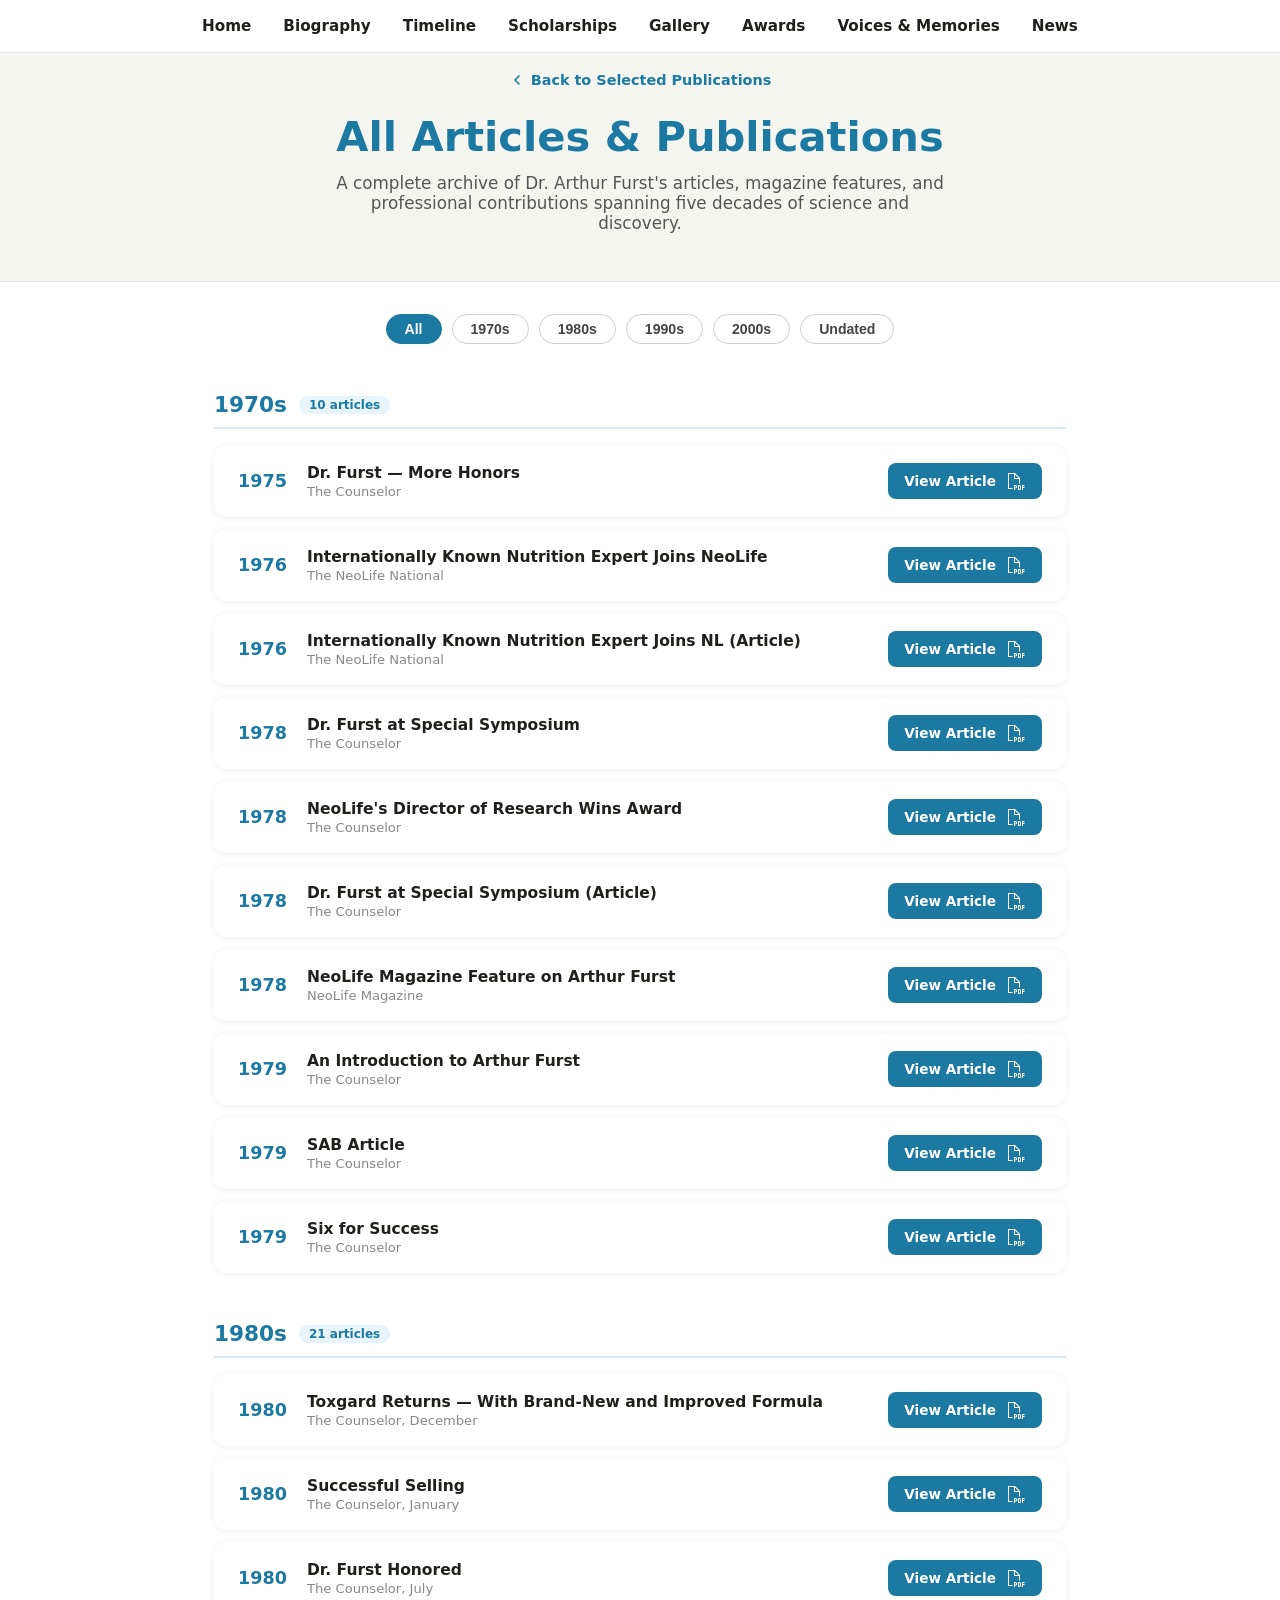
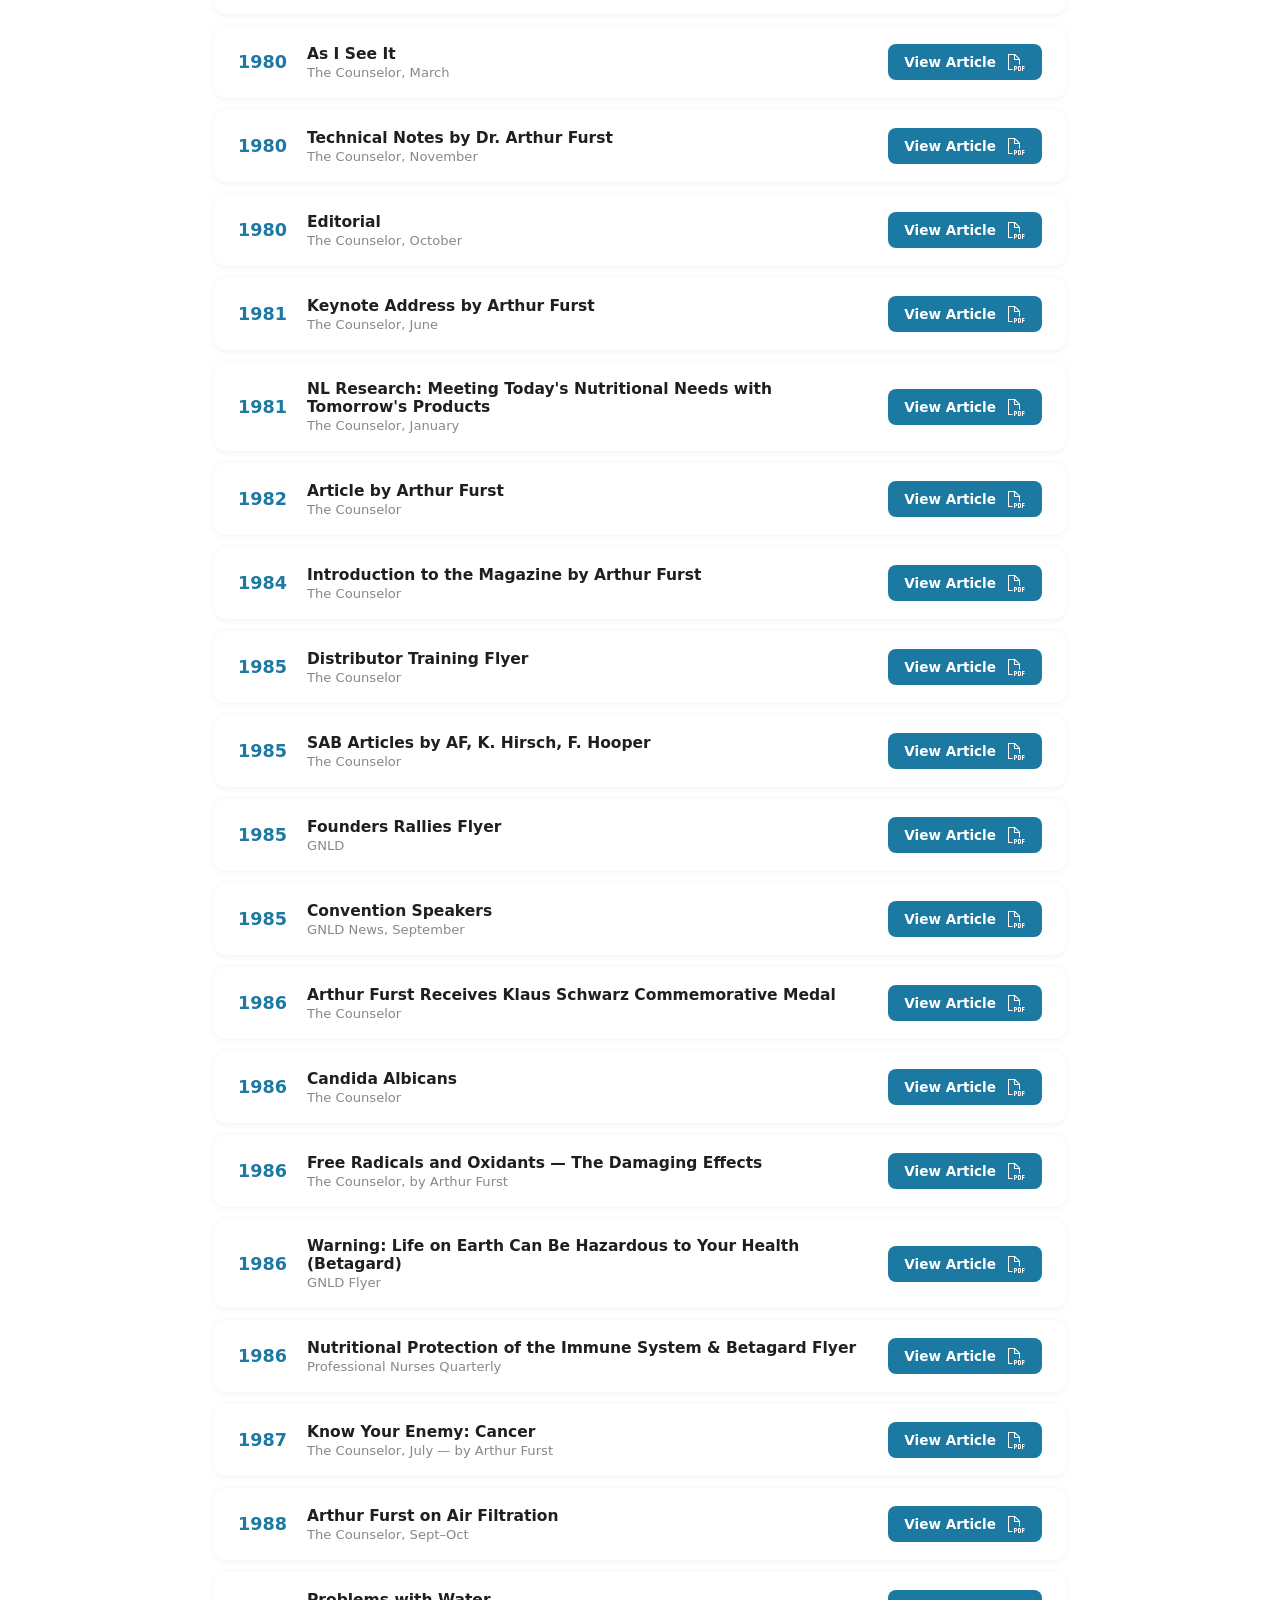
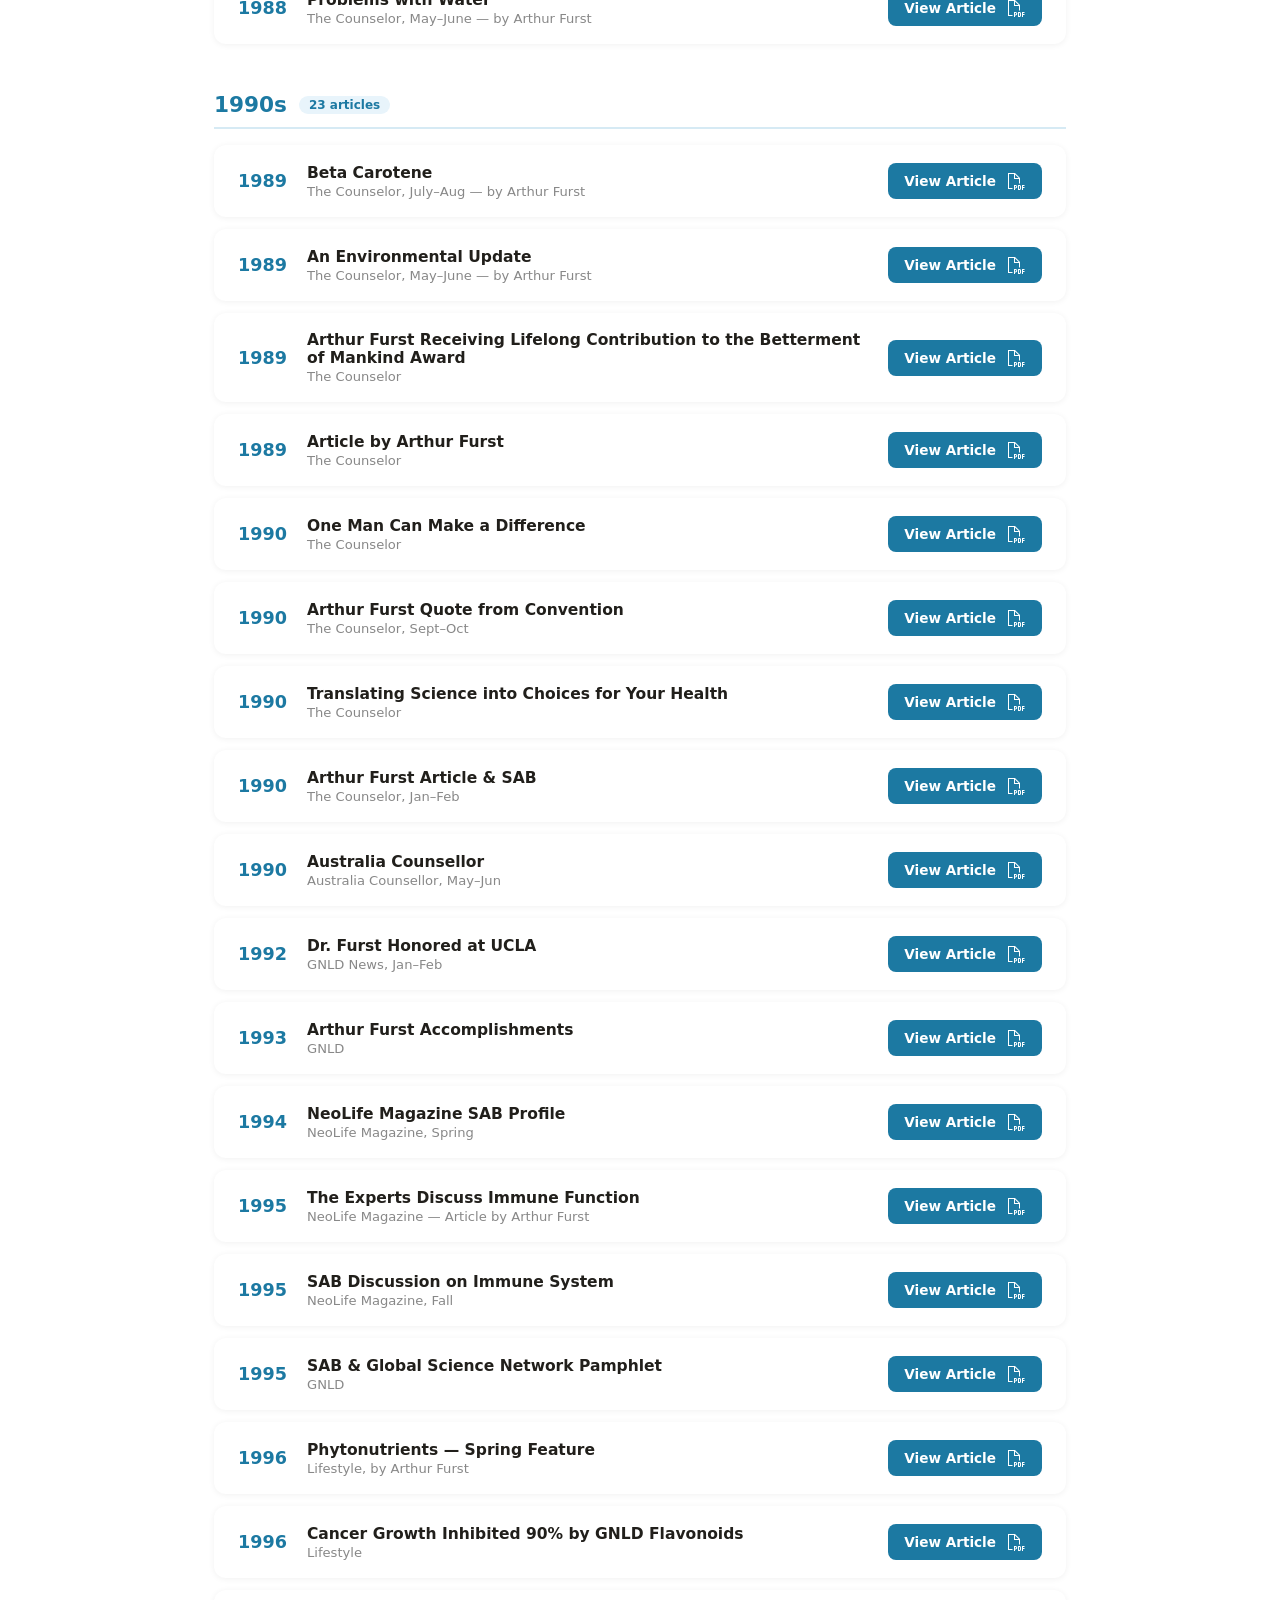
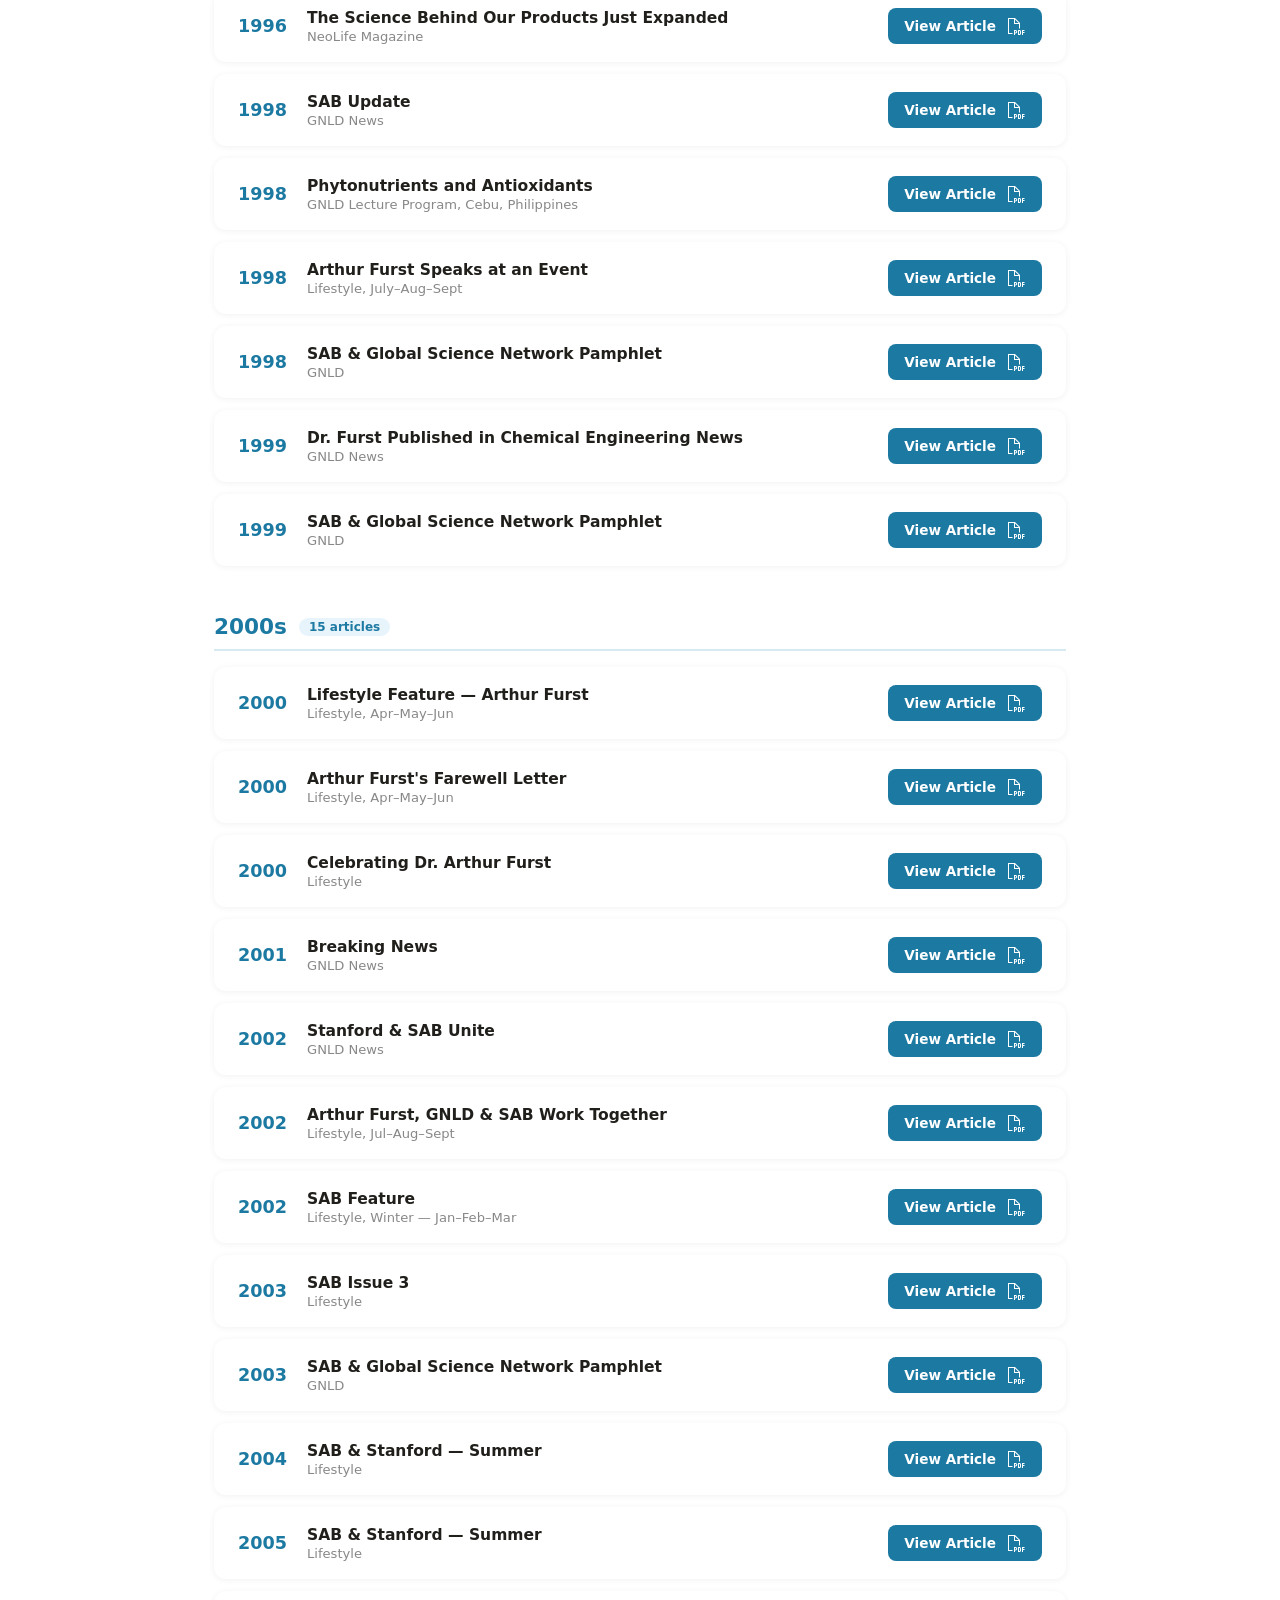
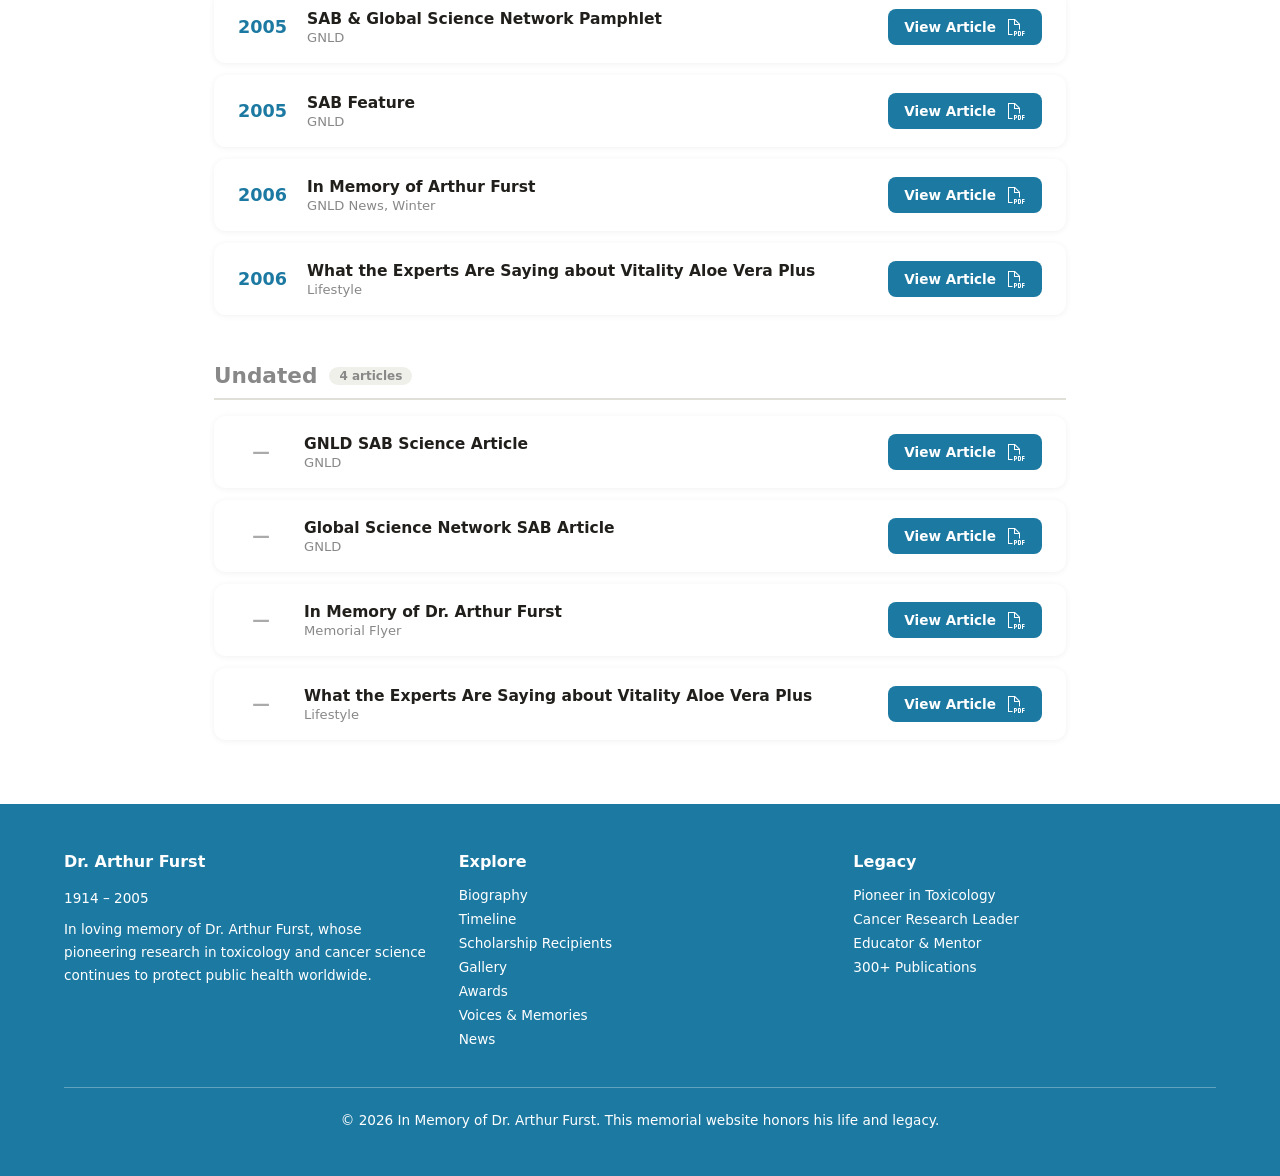
<file: articles.html>
<!DOCTYPE html>
<html lang="en">
<head>
    <meta charset="UTF-8" />
    <meta name="viewport" content="width=device-width, initial-scale=1.0" />
    <title>All Articles &mdash; Dr. Arthur Furst</title>
    <meta name="robots" content="noindex, nofollow">
    <link rel="stylesheet" href="css/styles.css">
    <style>
        /* ── Page-specific overrides ── */
        .articles-hero {
            background: #f5f5f0;
            padding: 72px 24px 48px;
            text-align: center;
            border-bottom: 1px solid #e5e5e0;
        }
        .articles-hero h1 { color: #1c79a2; margin-bottom: 12px; font-size: clamp(1.8rem, 4vw, 2.6rem); }
        .articles-hero p  { color: #555; max-width: 620px; margin: 0 auto; font-size: 1.05rem; }
        .back-link {
            display: inline-flex; align-items: center; gap: 6px;
            color: #1c79a2; font-size: 0.9rem; font-weight: 600;
            text-decoration: none; margin-bottom: 24px;
            transition: opacity .2s;
        }
        .back-link:hover { opacity: .7; }

        /* ── Filter bar ── */
        .filter-bar {
            display: flex; flex-wrap: wrap; gap: 10px;
            justify-content: center; padding: 32px 24px 0;
        }
        .filter-btn {
            background: #fff; border: 1.5px solid #d0d0c8;
            border-radius: 20px; padding: 6px 18px;
            font-size: 0.88rem; font-weight: 600; cursor: pointer;
            color: #444; transition: all .2s;
        }
        .filter-btn:hover, .filter-btn.active {
            background: #1c79a2; border-color: #1c79a2; color: #fff;
        }

        /* ── Decade sections ── */
        .decade-section { padding: 0 24px; max-width: 900px; margin: 0 auto; }
        .decade-label {
            font-size: 1.35rem; font-weight: 800; color: #1c79a2;
            margin: 48px 0 16px; padding-bottom: 10px;
            border-bottom: 2px solid #d6eaf4;
            display: flex; align-items: center; gap: 12px;
        }
        .decade-label span.count {
            font-size: 0.75rem; font-weight: 600; background: #e8f4fb;
            color: #1c79a2; border-radius: 10px; padding: 2px 10px;
        }

        /* ── Article cards (match existing .pub-card) ── */
        .pub-list { display: flex; flex-direction: column; gap: 12px; }
        .pub-card {
            display: flex; align-items: center; gap: 20px;
            background: #fff; border-radius: 12px;
            padding: 18px 24px; box-shadow: 0 1px 6px rgba(0,0,0,.06);
            transition: box-shadow .2s, transform .2s;
        }
        .pub-card:hover { box-shadow: 0 4px 16px rgba(28,121,162,.12); transform: translateY(-1px); }
        .pub-year {
            font-size: 1.1rem; font-weight: 800; color: #1c79a2;
            min-width: 46px; text-align: center;
        }
        .pub-info { flex: 1; }
        .pub-info h3 { font-size: 0.97rem; font-weight: 600; color: #211f1b; margin-bottom: 2px; }
        .pub-info p  { font-size: 0.82rem; color: #888; margin: 0; }
        .link-btn {
            display: inline-block; background: #1c79a2; color: #fff;
            border: none; border-radius: 8px; padding: 8px 16px;
            font-size: 0.82rem; font-weight: 600; white-space: nowrap;
            cursor: pointer; text-decoration: none; transition: background .2s;
        }
        .link-btn:hover { background: #155f82; }

        /* ── Scoped override: turn on flex so gap works for icon+text buttons ── */
        .pub-card .link-btn, .pub-list .link-btn {
            display: inline-flex;
            align-items: center;
            gap: 10px;
        }
        .btn-icon {
            width: 20px; height: 20px;
            filter: brightness(0) invert(1);
            flex-shrink: 0;
        }

        /* ── Undated section ── */
        .undated-label { color: #888; border-color: #e0e0d8; }
        .undated-label span.count { background: #f0f0ea; color: #888; }

        /* ── Footer spacing ── */
        .articles-footer-gap { padding-bottom: 64px; }

        @media (max-width: 600px) {
            .pub-card { flex-wrap: wrap; gap: 12px; }
            .pub-year  { min-width: auto; }
            .link-btn  { width: 100%; text-align: center; justify-content: center; }
        }
    </style>
</head>
<body>

<nav>
    <ul>
        <li><a href="index.html">Home</a></li>
        <li><a href="index.html#biography">Biography</a></li>
        <li><a href="index.html#timeline">Timeline</a></li>
        <li><a href="index.html#scholarships">Scholarships</a></li>
        <!-- <li><a href="index.html#publications">Publications</a></li> -->
        <li><a href="index.html#gallery">Gallery</a></li>
        <li><a href="index.html#awards">Awards</a></li>
        <li><a href="index.html#testimonials">Voices &amp; Memories</a></li>
        <li><a href="index.html#news">News</a></li>
    </ul>
</nav>

<!-- Hero -->
<div class="articles-hero">
    <a href="index.html#publications" class="back-link">
        <svg width="16" height="16" viewBox="0 0 24 24" fill="none" stroke="currentColor" stroke-width="2.5" stroke-linecap="round" stroke-linejoin="round"><polyline points="15 18 9 12 15 6"/></svg>
        Back to Selected Publications
    </a>
    <h1>All Articles &amp; Publications</h1>
    <p>A complete archive of Dr. Arthur Furst's articles, magazine features, and professional contributions spanning five decades of science and discovery.</p>
</div>

<!-- Filter bar -->
<div class="filter-bar">
    <button class="filter-btn active" data-decade="all">All</button>
    <button class="filter-btn" data-decade="1970s">1970s</button>
    <button class="filter-btn" data-decade="1980s">1980s</button>
    <button class="filter-btn" data-decade="1990s">1990s</button>
    <button class="filter-btn" data-decade="2000s">2000s</button>
    <button class="filter-btn" data-decade="undated">Undated</button>
</div>

<!-- ═══════════════════════════ 1970s ═══════════════════════════ -->
<div class="decade-section" data-decade-section="1970s">
    <div class="decade-label">1970s <span class="count">10 articles</span></div>
    <div class="pub-list">

        <div class="pub-card">
            <div class="pub-year">1975</div>
            <div class="pub-info">
                <h3>Dr. Furst — More Honors</h3>
                <p>The Counselor</p>
            </div>
            <a href="assets/articles/1975 Counselor Dr Furst- More honors.pdf" target="_blank" class="link-btn">View Article<img src="assets/images/SVG's/file-pdf-sharp-light-full.svg" alt="" class="btn-icon"></a>
        </div>

        <div class="pub-card">
            <div class="pub-year">1976</div>
            <div class="pub-info">
                <h3>Internationally Known Nutrition Expert Joins NeoLife</h3>
                <p>The NeoLife National</p>
            </div>
            <a href="assets/articles/1976 The Neo-Life National Internationally known nutrition expert joins Neo-Life.pdf" target="_blank" class="link-btn">View Article<img src="assets/images/SVG's/file-pdf-sharp-light-full.svg" alt="" class="btn-icon"></a>
        </div>

        <div class="pub-card">
            <div class="pub-year">1976</div>
            <div class="pub-info">
                <h3>Internationally Known Nutrition Expert Joins NL (Article)</h3>
                <p>The NeoLife National</p>
            </div>
            <a href="assets/articles/1976 The Neo-Life National article Internationally known nutrition expert joins NL.pdf" target="_blank" class="link-btn">View Article<img src="assets/images/SVG's/file-pdf-sharp-light-full.svg" alt="" class="btn-icon"></a>
        </div>

        <div class="pub-card">
            <div class="pub-year">1978</div>
            <div class="pub-info">
                <h3>Dr. Furst at Special Symposium</h3>
                <p>The Counselor</p>
            </div>
            <a href="assets/articles/1978 Counselor Dr. Furst at special symposium.pdf" target="_blank" class="link-btn">View Article<img src="assets/images/SVG's/file-pdf-sharp-light-full.svg" alt="" class="btn-icon"></a>
        </div>

        <div class="pub-card">
            <div class="pub-year">1978</div>
            <div class="pub-info">
                <h3>NeoLife's Director of Research Wins Award</h3>
                <p>The Counselor</p>
            </div>
            <a href="assets/articles/1978 Counselor Neo-Lifes Director of Research wins award.pdf" target="_blank" class="link-btn">View Article<img src="assets/images/SVG's/file-pdf-sharp-light-full.svg" alt="" class="btn-icon"></a>
        </div>

        <div class="pub-card">
            <div class="pub-year">1978</div>
            <div class="pub-info">
                <h3>Dr. Furst at Special Symposium (Article)</h3>
                <p>The Counselor</p>
            </div>
            <a href="assets/articles/1978 Counselor article Dr. Furst at special symposium.pdf" target="_blank" class="link-btn">View Article<img src="assets/images/SVG's/file-pdf-sharp-light-full.svg" alt="" class="btn-icon"></a>
        </div>

        <div class="pub-card">
            <div class="pub-year">1978</div>
            <div class="pub-info">
                <h3>NeoLife Magazine Feature on Arthur Furst</h3>
                <p>NeoLife Magazine</p>
            </div>
            <a href="assets/articles/1978 Neo-Life Magazine about AF.pdf" target="_blank" class="link-btn">View Article<img src="assets/images/SVG's/file-pdf-sharp-light-full.svg" alt="" class="btn-icon"></a>
        </div>

        <div class="pub-card">
            <div class="pub-year">1979</div>
            <div class="pub-info">
                <h3>An Introduction to Arthur Furst</h3>
                <p>The Counselor</p>
            </div>
            <a href="assets/articles/1979 Counselor An Introduction to AF.pdf" target="_blank" class="link-btn">View Article<img src="assets/images/SVG's/file-pdf-sharp-light-full.svg" alt="" class="btn-icon"></a>
        </div>

        <div class="pub-card">
            <div class="pub-year">1979</div>
            <div class="pub-info">
                <h3>SAB Article</h3>
                <p>The Counselor</p>
            </div>
            <a href="assets/articles/1979 Counselor SAB article.pdf" target="_blank" class="link-btn">View Article<img src="assets/images/SVG's/file-pdf-sharp-light-full.svg" alt="" class="btn-icon"></a>
        </div>

        <div class="pub-card">
            <div class="pub-year">1979</div>
            <div class="pub-info">
                <h3>Six for Success</h3>
                <p>The Counselor</p>
            </div>
            <a href="assets/articles/1979 Counselor Six for Success.pdf" target="_blank" class="link-btn">View Article<img src="assets/images/SVG's/file-pdf-sharp-light-full.svg" alt="" class="btn-icon"></a>
        </div>

    </div>
</div>

<!-- ═══════════════════════════ 1980s ═══════════════════════════ -->
<div class="decade-section" data-decade-section="1980s">
    <div class="decade-label">1980s <span class="count">21 articles</span></div>
    <div class="pub-list">

        <div class="pub-card">
            <div class="pub-year">1980</div>
            <div class="pub-info">
                <h3>Toxgard Returns — With Brand-New and Improved Formula</h3>
                <p>The Counselor, December</p>
            </div>
            <a href="assets/articles/1980 Counselor Dec Toxgard returns--with brand-new and improved formula.pdf" target="_blank" class="link-btn">View Article<img src="assets/images/SVG's/file-pdf-sharp-light-full.svg" alt="" class="btn-icon"></a>
        </div>

        <div class="pub-card">
            <div class="pub-year">1980</div>
            <div class="pub-info">
                <h3>Successful Selling</h3>
                <p>The Counselor, January</p>
            </div>
            <a href="assets/articles/1980 Counselor Jan Successful Selling.pdf" target="_blank" class="link-btn">View Article<img src="assets/images/SVG's/file-pdf-sharp-light-full.svg" alt="" class="btn-icon"></a>
        </div>

        <div class="pub-card">
            <div class="pub-year">1980</div>
            <div class="pub-info">
                <h3>Dr. Furst Honored</h3>
                <p>The Counselor, July</p>
            </div>
            <a href="assets/articles/1980 Counselor July Dr. Furst honored.pdf" target="_blank" class="link-btn">View Article<img src="assets/images/SVG's/file-pdf-sharp-light-full.svg" alt="" class="btn-icon"></a>
        </div>

        <div class="pub-card">
            <div class="pub-year">1980</div>
            <div class="pub-info">
                <h3>As I See It</h3>
                <p>The Counselor, March</p>
            </div>
            <a href="assets/articles/1980 Counselor Mar As I See It.pdf" target="_blank" class="link-btn">View Article<img src="assets/images/SVG's/file-pdf-sharp-light-full.svg" alt="" class="btn-icon"></a>
        </div>

        <div class="pub-card">
            <div class="pub-year">1980</div>
            <div class="pub-info">
                <h3>Technical Notes by Dr. Arthur Furst</h3>
                <p>The Counselor, November</p>
            </div>
            <a href="assets/articles/1980 Counselor Nov Technical Notes by Dr AF.pdf" target="_blank" class="link-btn">View Article<img src="assets/images/SVG's/file-pdf-sharp-light-full.svg" alt="" class="btn-icon"></a>
        </div>

        <div class="pub-card">
            <div class="pub-year">1980</div>
            <div class="pub-info">
                <h3>Editorial</h3>
                <p>The Counselor, October</p>
            </div>
            <a href="assets/articles/1980 Counselor Oct Editorial.pdf" target="_blank" class="link-btn">View Article<img src="assets/images/SVG's/file-pdf-sharp-light-full.svg" alt="" class="btn-icon"></a>
        </div>

        <div class="pub-card">
            <div class="pub-year">1981</div>
            <div class="pub-info">
                <h3>Keynote Address by Arthur Furst</h3>
                <p>The Counselor, June</p>
            </div>
            <a href="assets/articles/1981 Counselor (June) Keynote Addresses by AF.pdf" target="_blank" class="link-btn">View Article<img src="assets/images/SVG's/file-pdf-sharp-light-full.svg" alt="" class="btn-icon"></a>
        </div>

        <div class="pub-card">
            <div class="pub-year">1981</div>
            <div class="pub-info">
                <h3>NL Research: Meeting Today's Nutritional Needs with Tomorrow's Products</h3>
                <p>The Counselor, January</p>
            </div>
            <a href="assets/articles/1981 Counselor Jan NL research- meeting todays nutritional needs with tomorrows products.pdf" target="_blank" class="link-btn">View Article<img src="assets/images/SVG's/file-pdf-sharp-light-full.svg" alt="" class="btn-icon"></a>
        </div>

        <div class="pub-card">
            <div class="pub-year">1982</div>
            <div class="pub-info">
                <h3>Article by Arthur Furst</h3>
                <p>The Counselor</p>
            </div>
            <a href="assets/articles/1982 Counselor AF article.pdf" target="_blank" class="link-btn">View Article<img src="assets/images/SVG's/file-pdf-sharp-light-full.svg" alt="" class="btn-icon"></a>
        </div>

        <div class="pub-card">
            <div class="pub-year">1984</div>
            <div class="pub-info">
                <h3>Introduction to the Magazine by Arthur Furst</h3>
                <p>The Counselor</p>
            </div>
            <a href="assets/articles/1984 Counselor - intro to mag by AF.pdf" target="_blank" class="link-btn">View Article<img src="assets/images/SVG's/file-pdf-sharp-light-full.svg" alt="" class="btn-icon"></a>
        </div>

        <div class="pub-card">
            <div class="pub-year">1985</div>
            <div class="pub-info">
                <h3>Distributor Training Flyer</h3>
                <p>The Counselor</p>
            </div>
            <a href="assets/articles/1985 Counselor - Distributor Training flyer.pdf" target="_blank" class="link-btn">View Article<img src="assets/images/SVG's/file-pdf-sharp-light-full.svg" alt="" class="btn-icon"></a>
        </div>

        <div class="pub-card">
            <div class="pub-year">1985</div>
            <div class="pub-info">
                <h3>SAB Articles by AF, K. Hirsch, F. Hooper</h3>
                <p>The Counselor</p>
            </div>
            <a href="assets/articles/1985 Counselor SAB articles by AF K Hirsch F Hooper.pdf" target="_blank" class="link-btn">View Article<img src="assets/images/SVG's/file-pdf-sharp-light-full.svg" alt="" class="btn-icon"></a>
        </div>

        <div class="pub-card">
            <div class="pub-year">1985</div>
            <div class="pub-info">
                <h3>Founders Rallies Flyer</h3>
                <p>GNLD</p>
            </div>
            <a href="assets/articles/1985 Founders Rallies flyer.pdf" target="_blank" class="link-btn">View Article<img src="assets/images/SVG's/file-pdf-sharp-light-full.svg" alt="" class="btn-icon"></a>
        </div>

        <div class="pub-card">
            <div class="pub-year">1985</div>
            <div class="pub-info">
                <h3>Convention Speakers</h3>
                <p>GNLD News, September</p>
            </div>
            <a href="assets/articles/1985 GNLD News Sept - Convention speakers.pdf" target="_blank" class="link-btn">View Article<img src="assets/images/SVG's/file-pdf-sharp-light-full.svg" alt="" class="btn-icon"></a>
        </div>

        <div class="pub-card">
            <div class="pub-year">1986</div>
            <div class="pub-info">
                <h3>Arthur Furst Receives Klaus Schwarz Commemorative Medal</h3>
                <p>The Counselor</p>
            </div>
            <a href="assets/articles/1986 Counselor - article AF receives Klaus Schwarz Commemorative Medal.pdf" target="_blank" class="link-btn">View Article<img src="assets/images/SVG's/file-pdf-sharp-light-full.svg" alt="" class="btn-icon"></a>
        </div>

        <div class="pub-card">
            <div class="pub-year">1986</div>
            <div class="pub-info">
                <h3>Candida Albicans</h3>
                <p>The Counselor</p>
            </div>
            <a href="assets/articles/1986 Counselor Candida Albicans.pdf" target="_blank" class="link-btn">View Article<img src="assets/images/SVG's/file-pdf-sharp-light-full.svg" alt="" class="btn-icon"></a>
        </div>

        <div class="pub-card">
            <div class="pub-year">1986</div>
            <div class="pub-info">
                <h3>Free Radicals and Oxidants — The Damaging Effects</h3>
                <p>The Counselor, by Arthur Furst</p>
            </div>
            <a href="assets/articles/1986 Counselor Free Radicals and Oxidants--The Damaging Effects by AF.pdf" target="_blank" class="link-btn">View Article<img src="assets/images/SVG's/file-pdf-sharp-light-full.svg" alt="" class="btn-icon"></a>
        </div>

        <div class="pub-card">
            <div class="pub-year">1986</div>
            <div class="pub-info">
                <h3>Warning: Life on Earth Can Be Hazardous to Your Health (Betagard)</h3>
                <p>GNLD Flyer</p>
            </div>
            <a href="assets/articles/1986 Flyer Warning- Life on Earth Can be Hazardous to your Health regarding Betagard.pdf" target="_blank" class="link-btn">View Article<img src="assets/images/SVG's/file-pdf-sharp-light-full.svg" alt="" class="btn-icon"></a>
        </div>

        <div class="pub-card">
            <div class="pub-year">1986</div>
            <div class="pub-info">
                <h3>Nutritional Protection of the Immune System &amp; Betagard Flyer</h3>
                <p>Professional Nurses Quarterly</p>
            </div>
            <a href="assets/articles/1986 Professional Nurses Quarterly - Betagard flyer & Nutritional Protection of the Immune System.pdf" target="_blank" class="link-btn">View Article<img src="assets/images/SVG's/file-pdf-sharp-light-full.svg" alt="" class="btn-icon"></a>
        </div>

        <div class="pub-card">
            <div class="pub-year">1987</div>
            <div class="pub-info">
                <h3>Know Your Enemy: Cancer</h3>
                <p>The Counselor, July — by Arthur Furst</p>
            </div>
            <a href="assets/articles/1987 Counselor July Know Your Enemy Cancer by AF.pdf" target="_blank" class="link-btn">View Article<img src="assets/images/SVG's/file-pdf-sharp-light-full.svg" alt="" class="btn-icon"></a>
        </div>

        <div class="pub-card">
            <div class="pub-year">1988</div>
            <div class="pub-info">
                <h3>Arthur Furst on Air Filtration</h3>
                <p>The Counselor, Sept–Oct</p>
            </div>
            <a href="assets/articles/1988 Counselor - AF on Air Filtration Sept Oct.pdf" target="_blank" class="link-btn">View Article<img src="assets/images/SVG's/file-pdf-sharp-light-full.svg" alt="" class="btn-icon"></a>
        </div>

        <div class="pub-card">
            <div class="pub-year">1988</div>
            <div class="pub-info">
                <h3>Problems with Water</h3>
                <p>The Counselor, May–June — by Arthur Furst</p>
            </div>
            <a href="assets/articles/1988 Counselor May June Problems With Water by AF.pdf" target="_blank" class="link-btn">View Article<img src="assets/images/SVG's/file-pdf-sharp-light-full.svg" alt="" class="btn-icon"></a>
        </div>

    </div>
</div>

<!-- ═══════════════════════════ 1990s ═══════════════════════════ -->
<div class="decade-section" data-decade-section="1990s">
    <div class="decade-label">1990s <span class="count">23 articles</span></div>
    <div class="pub-list">

        <div class="pub-card">
            <div class="pub-year">1989</div>
            <div class="pub-info">
                <h3>Beta Carotene</h3>
                <p>The Counselor, July–Aug — by Arthur Furst</p>
            </div>
            <a href="assets/articles/1989 Counselor - Beta Carotene by AF July Aug.pdf" target="_blank" class="link-btn">View Article<img src="assets/images/SVG's/file-pdf-sharp-light-full.svg" alt="" class="btn-icon"></a>
        </div>

        <div class="pub-card">
            <div class="pub-year">1989</div>
            <div class="pub-info">
                <h3>An Environmental Update</h3>
                <p>The Counselor, May–June — by Arthur Furst</p>
            </div>
            <a href="assets/articles/1989 Counselor May June An Environmental Update by AF.pdf" target="_blank" class="link-btn">View Article<img src="assets/images/SVG's/file-pdf-sharp-light-full.svg" alt="" class="btn-icon"></a>
        </div>

        <div class="pub-card">
            <div class="pub-year">1989</div>
            <div class="pub-info">
                <h3>Arthur Furst Receiving Lifelong Contribution to the Betterment of Mankind Award</h3>
                <p>The Counselor</p>
            </div>
            <a href="assets/articles/1989 Counselor article AF receiving lifelong contribution to the betterment of mankind from Bob.pdf" target="_blank" class="link-btn">View Article<img src="assets/images/SVG's/file-pdf-sharp-light-full.svg" alt="" class="btn-icon"></a>
        </div>

        <div class="pub-card">
            <div class="pub-year">1989</div>
            <div class="pub-info">
                <h3>Article by Arthur Furst</h3>
                <p>The Counselor</p>
            </div>
            <a href="assets/articles/1989 Counselor article by AF.pdf" target="_blank" class="link-btn">View Article<img src="assets/images/SVG's/file-pdf-sharp-light-full.svg" alt="" class="btn-icon"></a>
        </div>

        <div class="pub-card">
            <div class="pub-year">1990</div>
            <div class="pub-info">
                <h3>One Man Can Make a Difference</h3>
                <p>The Counselor</p>
            </div>
            <a href="assets/articles/1990 Counselor One man can make a difference.pdf" target="_blank" class="link-btn">View Article<img src="assets/images/SVG's/file-pdf-sharp-light-full.svg" alt="" class="btn-icon"></a>
        </div>

        <div class="pub-card">
            <div class="pub-year">1990</div>
            <div class="pub-info">
                <h3>Arthur Furst Quote from Convention</h3>
                <p>The Counselor, Sept–Oct</p>
            </div>
            <a href="assets/articles/1990 Counselor Sept Oct AF quote from convention.pdf" target="_blank" class="link-btn">View Article<img src="assets/images/SVG's/file-pdf-sharp-light-full.svg" alt="" class="btn-icon"></a>
        </div>

        <div class="pub-card">
            <div class="pub-year">1990</div>
            <div class="pub-info">
                <h3>Translating Science into Choices for Your Health</h3>
                <p>The Counselor</p>
            </div>
            <a href="assets/articles/1990 Counselor Translating science into choices for your health.pdf" target="_blank" class="link-btn">View Article<img src="assets/images/SVG's/file-pdf-sharp-light-full.svg" alt="" class="btn-icon"></a>
        </div>

        <div class="pub-card">
            <div class="pub-year">1990</div>
            <div class="pub-info">
                <h3>Arthur Furst Article &amp; SAB</h3>
                <p>The Counselor, Jan–Feb</p>
            </div>
            <a href="assets/articles/1990 Jan-Feb Counselor AF article & SAB.pdf" target="_blank" class="link-btn">View Article<img src="assets/images/SVG's/file-pdf-sharp-light-full.svg" alt="" class="btn-icon"></a>
        </div>

        <div class="pub-card">
            <div class="pub-year">1990</div>
            <div class="pub-info">
                <h3>Australia Counsellor</h3>
                <p>Australia Counsellor, May–Jun</p>
            </div>
            <a href="assets/articles/1990 Australia Counsellor May Jun.pdf" target="_blank" class="link-btn">View Article<img src="assets/images/SVG's/file-pdf-sharp-light-full.svg" alt="" class="btn-icon"></a>
        </div>

        <div class="pub-card">
            <div class="pub-year">1992</div>
            <div class="pub-info">
                <h3>Dr. Furst Honored at UCLA</h3>
                <p>GNLD News, Jan–Feb</p>
            </div>
            <a href="assets/articles/1992 GNLD News Dr AF honored at UCLA Jan Feb.pdf" target="_blank" class="link-btn">View Article<img src="assets/images/SVG's/file-pdf-sharp-light-full.svg" alt="" class="btn-icon"></a>
        </div>

        <div class="pub-card">
            <div class="pub-year">1993</div>
            <div class="pub-info">
                <h3>Arthur Furst Accomplishments</h3>
                <p>GNLD</p>
            </div>
            <a href="assets/articles/1993 AF accomplishments.pdf" target="_blank" class="link-btn">View Article<img src="assets/images/SVG's/file-pdf-sharp-light-full.svg" alt="" class="btn-icon"></a>
        </div>

        <div class="pub-card">
            <div class="pub-year">1994</div>
            <div class="pub-info">
                <h3>NeoLife Magazine SAB Profile</h3>
                <p>NeoLife Magazine, Spring</p>
            </div>
            <a href="assets/articles/1994 Neo-Life Mag AF SAB profile Spring.pdf" target="_blank" class="link-btn">View Article<img src="assets/images/SVG's/file-pdf-sharp-light-full.svg" alt="" class="btn-icon"></a>
        </div>

        <div class="pub-card">
            <div class="pub-year">1995</div>
            <div class="pub-info">
                <h3>The Experts Discuss Immune Function</h3>
                <p>NeoLife Magazine — Article by Arthur Furst</p>
            </div>
            <a href="assets/articles/1995 Neo-Life Magazine The Experts Discuss Immune Function - AF article.pdf" target="_blank" class="link-btn">View Article<img src="assets/images/SVG's/file-pdf-sharp-light-full.svg" alt="" class="btn-icon"></a>
        </div>

        <div class="pub-card">
            <div class="pub-year">1995</div>
            <div class="pub-info">
                <h3>SAB Discussion on Immune System</h3>
                <p>NeoLife Magazine, Fall</p>
            </div>
            <a href="assets/articles/1995 Neo-Life Magazine SAB discussion on Immune System Fall.pdf" target="_blank" class="link-btn">View Article<img src="assets/images/SVG's/file-pdf-sharp-light-full.svg" alt="" class="btn-icon"></a>
        </div>

        <div class="pub-card">
            <div class="pub-year">1995</div>
            <div class="pub-info">
                <h3>SAB &amp; Global Science Network Pamphlet</h3>
                <p>GNLD</p>
            </div>
            <a href="assets/articles/1995 SAB & Global Science Network pamplet.pdf" target="_blank" class="link-btn">View Article<img src="assets/images/SVG's/file-pdf-sharp-light-full.svg" alt="" class="btn-icon"></a>
        </div>

        <div class="pub-card">
            <div class="pub-year">1996</div>
            <div class="pub-info">
                <h3>Phytonutrients — Spring Feature</h3>
                <p>Lifestyle, by Arthur Furst</p>
            </div>
            <a href="assets/articles/1996 Lifestyle AF Phytonutrients Spring.pdf" target="_blank" class="link-btn">View Article<img src="assets/images/SVG's/file-pdf-sharp-light-full.svg" alt="" class="btn-icon"></a>
        </div>

        <div class="pub-card">
            <div class="pub-year">1996</div>
            <div class="pub-info">
                <h3>Cancer Growth Inhibited 90% by GNLD Flavonoids</h3>
                <p>Lifestyle</p>
            </div>
            <a href="assets/articles/1996 Lifestyle Cancer Growth Inhibited 90% by GNLD Flavonoids.pdf" target="_blank" class="link-btn">View Article<img src="assets/images/SVG's/file-pdf-sharp-light-full.svg" alt="" class="btn-icon"></a>
        </div>

        <div class="pub-card">
            <div class="pub-year">1996</div>
            <div class="pub-info">
                <h3>The Science Behind Our Products Just Expanded</h3>
                <p>NeoLife Magazine</p>
            </div>
            <a href="assets/articles/1996 Neo-Life Magazine Science Behind Products Just Expanded.pdf" target="_blank" class="link-btn">View Article<img src="assets/images/SVG's/file-pdf-sharp-light-full.svg" alt="" class="btn-icon"></a>
        </div>

        <div class="pub-card">
            <div class="pub-year">1998</div>
            <div class="pub-info">
                <h3>SAB Update</h3>
                <p>GNLD News</p>
            </div>
            <a href="assets/articles/1998 GNLD News SAB Update.pdf" target="_blank" class="link-btn">View Article<img src="assets/images/SVG's/file-pdf-sharp-light-full.svg" alt="" class="btn-icon"></a>
        </div>

        <div class="pub-card">
            <div class="pub-year">1998</div>
            <div class="pub-info">
                <h3>Phytonutrients and Antioxidants</h3>
                <p>GNLD Lecture Program, Cebu, Philippines</p>
            </div>
            <a href="assets/articles/1998 GNLD Phytonutrients and Antioxidants- Their Role in Anti-Aging and Cancer Prevention lecture program.pdf" target="_blank" class="link-btn">View Article<img src="assets/images/SVG's/file-pdf-sharp-light-full.svg" alt="" class="btn-icon"></a>
        </div>

        <div class="pub-card">
            <div class="pub-year">1998</div>
            <div class="pub-info">
                <h3>Arthur Furst Speaks at an Event</h3>
                <p>Lifestyle, July–Aug–Sept</p>
            </div>
            <a href="assets/articles/1998 Lifestyle AF speaks at an event July Aug Sept.pdf" target="_blank" class="link-btn">View Article<img src="assets/images/SVG's/file-pdf-sharp-light-full.svg" alt="" class="btn-icon"></a>
        </div>

        <div class="pub-card">
            <div class="pub-year">1998</div>
            <div class="pub-info">
                <h3>SAB &amp; Global Science Network Pamphlet</h3>
                <p>GNLD</p>
            </div>
            <a href="assets/articles/1998 SAB & Global Science Network pamplet.pdf" target="_blank" class="link-btn">View Article<img src="assets/images/SVG's/file-pdf-sharp-light-full.svg" alt="" class="btn-icon"></a>
        </div>

        <div class="pub-card">
            <div class="pub-year">1999</div>
            <div class="pub-info">
                <h3>Dr. Furst Published in Chemical Engineering News</h3>
                <p>GNLD News</p>
            </div>
            <a href="assets/articles/1999 GNLD News Dr AF published in Chemical Engineering News.pdf" target="_blank" class="link-btn">View Article<img src="assets/images/SVG's/file-pdf-sharp-light-full.svg" alt="" class="btn-icon"></a>
        </div>

        <div class="pub-card">
            <div class="pub-year">1999</div>
            <div class="pub-info">
                <h3>SAB &amp; Global Science Network Pamphlet</h3>
                <p>GNLD</p>
            </div>
            <a href="assets/articles/1999 SAB & Global Science Network pamplet.pdf" target="_blank" class="link-btn">View Article<img src="assets/images/SVG's/file-pdf-sharp-light-full.svg" alt="" class="btn-icon"></a>
        </div>

    </div>
</div>

<!-- ═══════════════════════════ 2000s ═══════════════════════════ -->
<div class="decade-section" data-decade-section="2000s">
    <div class="decade-label">2000s <span class="count">15 articles</span></div>
    <div class="pub-list">

        <div class="pub-card">
            <div class="pub-year">2000</div>
            <div class="pub-info">
                <h3>Lifestyle Feature — Arthur Furst</h3>
                <p>Lifestyle, Apr–May–Jun</p>
            </div>
            <a href="assets/articles/2000 Lifestyle AF Apr May Jun.pdf" target="_blank" class="link-btn">View Article<img src="assets/images/SVG's/file-pdf-sharp-light-full.svg" alt="" class="btn-icon"></a>
        </div>

        <div class="pub-card">
            <div class="pub-year">2000</div>
            <div class="pub-info">
                <h3>Arthur Furst's Farewell Letter</h3>
                <p>Lifestyle, Apr–May–Jun</p>
            </div>
            <a href="assets/articles/2000 Lifestyle AF Farewell Letter Apr May Jun.pdf" target="_blank" class="link-btn">View Article<img src="assets/images/SVG's/file-pdf-sharp-light-full.svg" alt="" class="btn-icon"></a>
        </div>

        <div class="pub-card">
            <div class="pub-year">2000</div>
            <div class="pub-info">
                <h3>Celebrating Dr. Arthur Furst</h3>
                <p>Lifestyle</p>
            </div>
            <a href="assets/articles/2000 Lifestyle Celebrating Dr. AF b&w scan.pdf" target="_blank" class="link-btn">View Article<img src="assets/images/SVG's/file-pdf-sharp-light-full.svg" alt="" class="btn-icon"></a>
        </div>

        <div class="pub-card">
            <div class="pub-year">2001</div>
            <div class="pub-info">
                <h3>Breaking News</h3>
                <p>GNLD News</p>
            </div>
            <a href="assets/articles/2001 GNLD News Breaking News.pdf" target="_blank" class="link-btn">View Article<img src="assets/images/SVG's/file-pdf-sharp-light-full.svg" alt="" class="btn-icon"></a>
        </div>

        <div class="pub-card">
            <div class="pub-year">2002</div>
            <div class="pub-info">
                <h3>Stanford &amp; SAB Unite</h3>
                <p>GNLD News</p>
            </div>
            <a href="assets/articles/2002 GNLD News Stanford & SAB unite.pdf" target="_blank" class="link-btn">View Article<img src="assets/images/SVG's/file-pdf-sharp-light-full.svg" alt="" class="btn-icon"></a>
        </div>

        <div class="pub-card">
            <div class="pub-year">2002</div>
            <div class="pub-info">
                <h3>Arthur Furst, GNLD &amp; SAB Work Together</h3>
                <p>Lifestyle, Jul–Aug–Sept</p>
            </div>
            <a href="assets/articles/2002 Lifestyle - AF GNLD & SAB work together Jul Aug Sept.pdf" target="_blank" class="link-btn">View Article<img src="assets/images/SVG's/file-pdf-sharp-light-full.svg" alt="" class="btn-icon"></a>
        </div>

        <div class="pub-card">
            <div class="pub-year">2002</div>
            <div class="pub-info">
                <h3>SAB Feature</h3>
                <p>Lifestyle, Winter — Jan–Feb–Mar</p>
            </div>
            <a href="assets/articles/2002 Lifestyle Winter Jan Feb Mar SAB.pdf" target="_blank" class="link-btn">View Article<img src="assets/images/SVG's/file-pdf-sharp-light-full.svg" alt="" class="btn-icon"></a>
        </div>

        <div class="pub-card">
            <div class="pub-year">2003</div>
            <div class="pub-info">
                <h3>SAB Issue 3</h3>
                <p>Lifestyle</p>
            </div>
            <a href="assets/articles/2003 Lifestyle SAB Issue 3.pdf" target="_blank" class="link-btn">View Article<img src="assets/images/SVG's/file-pdf-sharp-light-full.svg" alt="" class="btn-icon"></a>
        </div>

        <div class="pub-card">
            <div class="pub-year">2003</div>
            <div class="pub-info">
                <h3>SAB &amp; Global Science Network Pamphlet</h3>
                <p>GNLD</p>
            </div>
            <a href="assets/articles/2003 SAB & Global Science Network pamplet.pdf" target="_blank" class="link-btn">View Article<img src="assets/images/SVG's/file-pdf-sharp-light-full.svg" alt="" class="btn-icon"></a>
        </div>

        <div class="pub-card">
            <div class="pub-year">2004</div>
            <div class="pub-info">
                <h3>SAB &amp; Stanford — Summer</h3>
                <p>Lifestyle</p>
            </div>
            <a href="assets/articles/2004 Lifestyle Summer SAB & Stanford.pdf" target="_blank" class="link-btn">View Article<img src="assets/images/SVG's/file-pdf-sharp-light-full.svg" alt="" class="btn-icon"></a>
        </div>

        <div class="pub-card">
            <div class="pub-year">2005</div>
            <div class="pub-info">
                <h3>SAB &amp; Stanford — Summer</h3>
                <p>Lifestyle</p>
            </div>
            <a href="assets/articles/2005 Lifestyle Summer SAB & Stanford.pdf" target="_blank" class="link-btn">View Article<img src="assets/images/SVG's/file-pdf-sharp-light-full.svg" alt="" class="btn-icon"></a>
        </div>

        <div class="pub-card">
            <div class="pub-year">2005</div>
            <div class="pub-info">
                <h3>SAB &amp; Global Science Network Pamphlet</h3>
                <p>GNLD</p>
            </div>
            <a href="assets/articles/2005 SAB & Global Science Network pamphlet.pdf" target="_blank" class="link-btn">View Article<img src="assets/images/SVG's/file-pdf-sharp-light-full.svg" alt="" class="btn-icon"></a>
        </div>

        <div class="pub-card">
            <div class="pub-year">2005</div>
            <div class="pub-info">
                <h3>SAB Feature</h3>
                <p>GNLD</p>
            </div>
            <a href="assets/articles/2005 SAB.pdf" target="_blank" class="link-btn">View Article<img src="assets/images/SVG's/file-pdf-sharp-light-full.svg" alt="" class="btn-icon"></a>
        </div>

        <div class="pub-card">
            <div class="pub-year">2006</div>
            <div class="pub-info">
                <h3>In Memory of Arthur Furst</h3>
                <p>GNLD News, Winter</p>
            </div>
            <a href="assets/articles/2006 GNLD News In Memory of AF Winter.pdf" target="_blank" class="link-btn">View Article<img src="assets/images/SVG's/file-pdf-sharp-light-full.svg" alt="" class="btn-icon"></a>
        </div>

        <div class="pub-card">
            <div class="pub-year">2006</div>
            <div class="pub-info">
                <h3>What the Experts Are Saying about Vitality Aloe Vera Plus</h3>
                <p>Lifestyle</p>
            </div>
            <a href="assets/articles/Lifestyle What the Experts are Saying about Vitality Aloe Vera Plus.pdf" target="_blank" class="link-btn">View Article<img src="assets/images/SVG's/file-pdf-sharp-light-full.svg" alt="" class="btn-icon"></a>
        </div>

    </div>
</div>

<!-- ═══════════════════════════ Undated ═══════════════════════════ -->
<div class="decade-section" data-decade-section="undated">
    <div class="decade-label undated-label">Undated <span class="count">4 articles</span></div>
    <div class="pub-list">

        <div class="pub-card">
            <div class="pub-year" style="color:#aaa;">—</div>
            <div class="pub-info">
                <h3>GNLD SAB Science Article</h3>
                <p>GNLD</p>
            </div>
            <a href="assets/articles/GNLD SAB Science article.pdf" target="_blank" class="link-btn">View Article<img src="assets/images/SVG's/file-pdf-sharp-light-full.svg" alt="" class="btn-icon"></a>
        </div>

        <div class="pub-card">
            <div class="pub-year" style="color:#aaa;">—</div>
            <div class="pub-info">
                <h3>Global Science Network SAB Article</h3>
                <p>GNLD</p>
            </div>
            <a href="assets/articles/Global Science Network SAB article.pdf" target="_blank" class="link-btn">View Article<img src="assets/images/SVG's/file-pdf-sharp-light-full.svg" alt="" class="btn-icon"></a>
        </div>

        <div class="pub-card">
            <div class="pub-year" style="color:#aaa;">—</div>
            <div class="pub-info">
                <h3>In Memory of Dr. Arthur Furst</h3>
                <p>Memorial Flyer</p>
            </div>
            <a href="assets/articles/In Memory of Dr AF flyer.pdf" target="_blank" class="link-btn">View Article<img src="assets/images/SVG's/file-pdf-sharp-light-full.svg" alt="" class="btn-icon"></a>
        </div>

        <div class="pub-card">
            <div class="pub-year" style="color:#aaa;">—</div>
            <div class="pub-info">
                <h3>What the Experts Are Saying about Vitality Aloe Vera Plus</h3>
                <p>Lifestyle</p>
            </div>
            <a href="assets/articles/Lifestyle What the Experts are Saying about Vitality Aloe Vera Plus.pdf" target="_blank" class="link-btn">View Article<img src="assets/images/SVG's/file-pdf-sharp-light-full.svg" alt="" class="btn-icon"></a>
        </div>

    </div>
</div>

<div class="articles-footer-gap"></div>

<!-- Footer -->
<footer>
    <div class="footer-grid">
        <div>
            <h3>Dr. Arthur Furst</h3>
            <p style="margin-bottom:8px;">1914 &ndash; 2005</p>
            <p>In loving memory of Dr. Arthur Furst, whose pioneering research in toxicology and cancer science continues to protect public health worldwide.</p>
        </div>
        <div>
            <h3>Explore</h3>
            <ul>
                <li><a href="index.html#biography">Biography</a></li>
                <li><a href="index.html#timeline">Timeline</a></li>
                <li><a href="index.html#scholarships">Scholarship Recipients</a></li>
                <!-- <li><a href="index.html#publications">Publications</a></li> -->
                <li><a href="index.html#gallery">Gallery</a></li>
                <li><a href="index.html#awards">Awards</a></li>
                <li><a href="index.html#testimonials">Voices &amp; Memories</a></li>
                <li><a href="index.html#news">News</a></li>
            </ul>
        </div>
        <div>
            <h3>Legacy</h3>
            <ul>
                <li>Pioneer in Toxicology</li>
                <li>Cancer Research Leader</li>
                <li>Educator &amp; Mentor</li>
                <li>300+ Publications</li>
            </ul>
        </div>
    </div>
    <div class="footer-bottom">
        <p>&copy; 2026 In Memory of Dr. Arthur Furst. This memorial website honors his life and legacy.</p>
    </div>
</footer>

<script>
    // Decade filter
    const btns = document.querySelectorAll('.filter-btn');
    const sections = document.querySelectorAll('[data-decade-section]');

    btns.forEach(btn => {
      btn.addEventListener('click', () => {
        btns.forEach(b => b.classList.remove('active'));
        btn.classList.add('active');
        const target = btn.dataset.decade;
        sections.forEach(sec => {
          if (target === 'all' || sec.dataset.decadeSection === target) {
            sec.style.display = '';
          } else {
            sec.style.display = 'none';
          }
        });
      });
    });
</script>

</body>
</html>
</file>
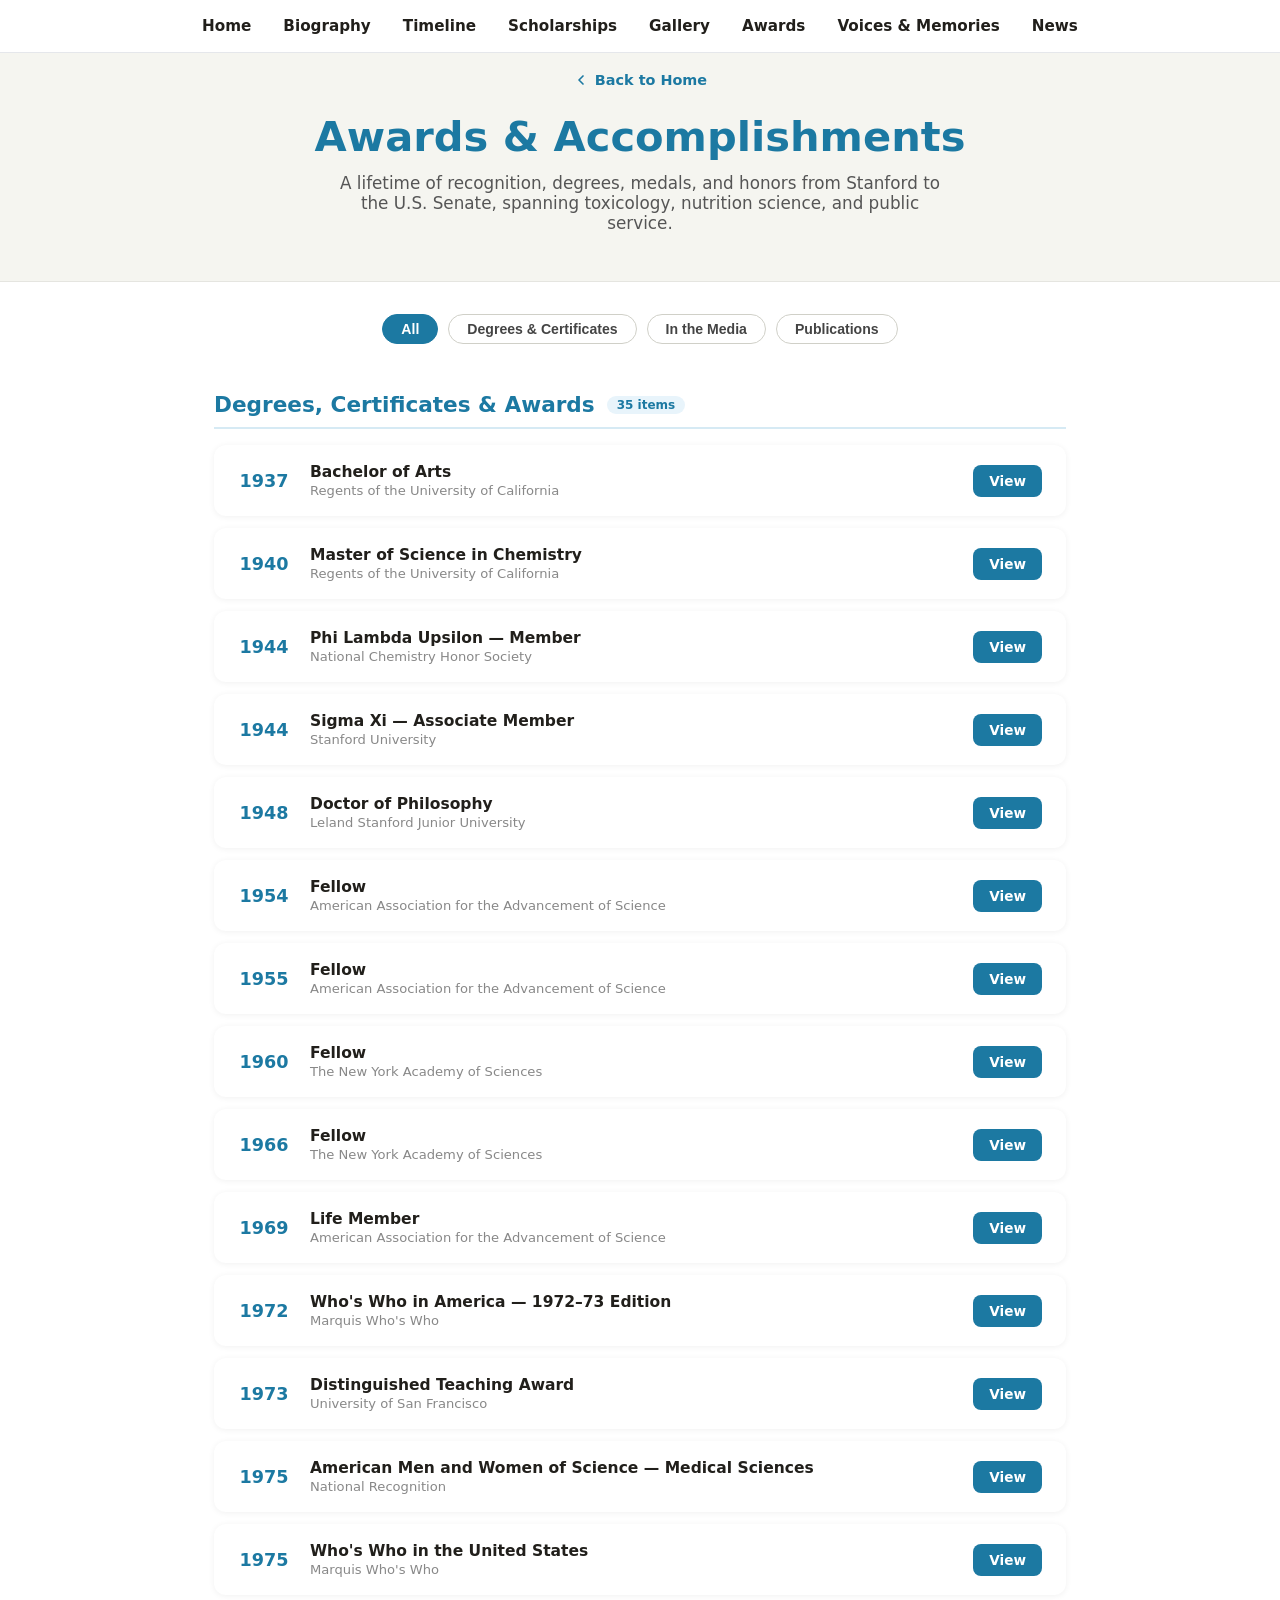
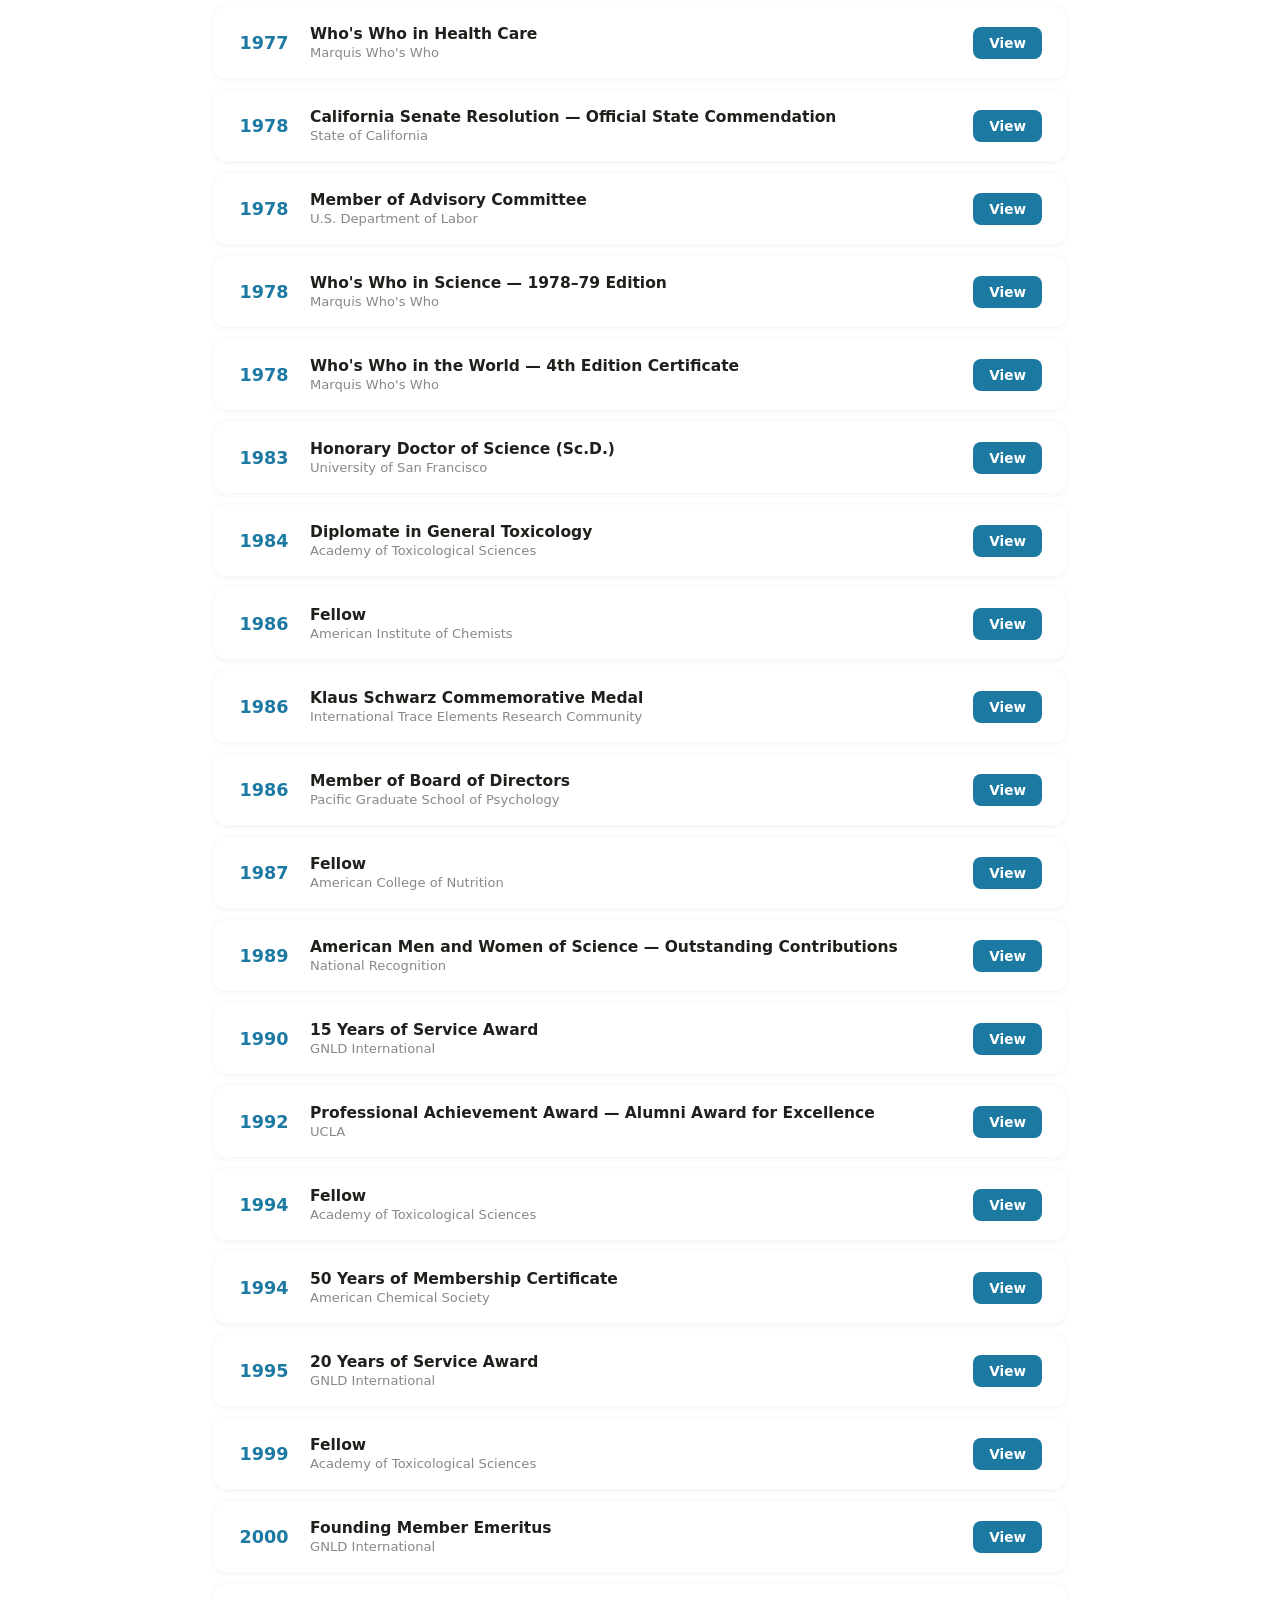
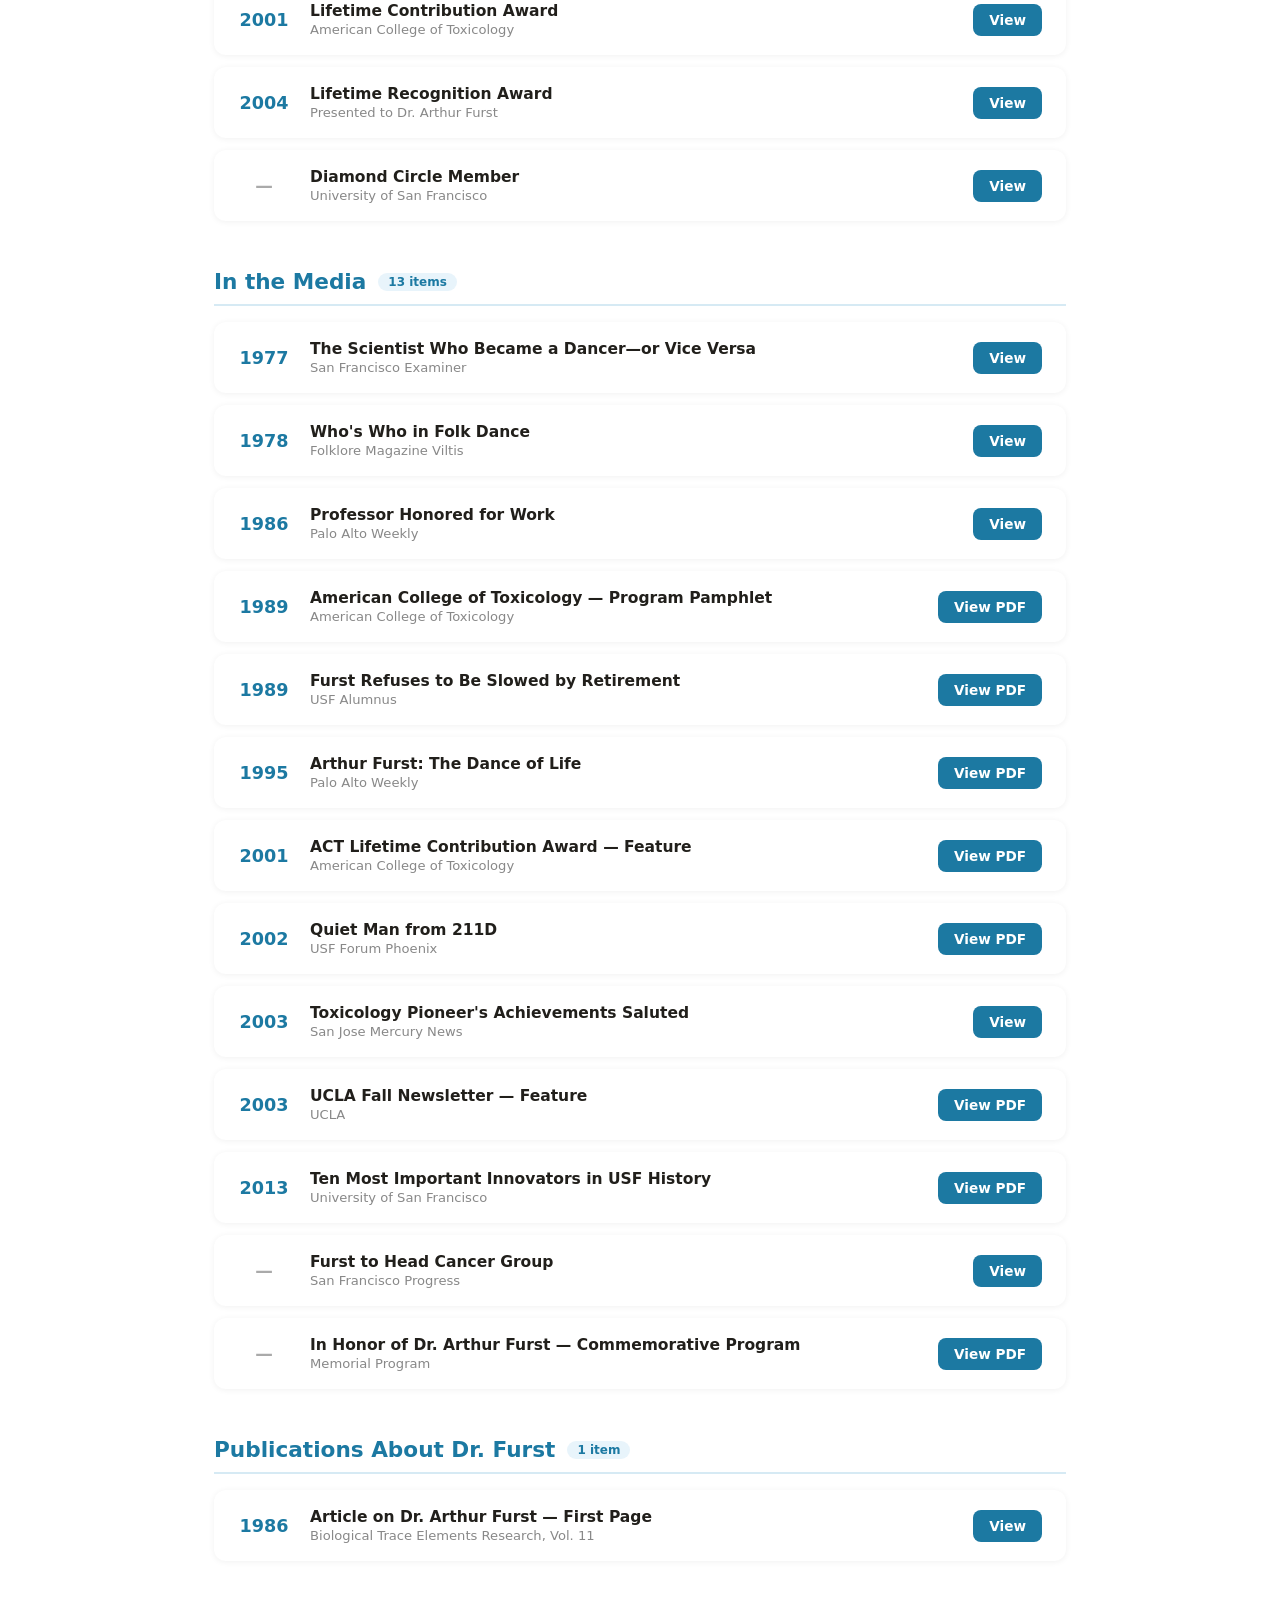
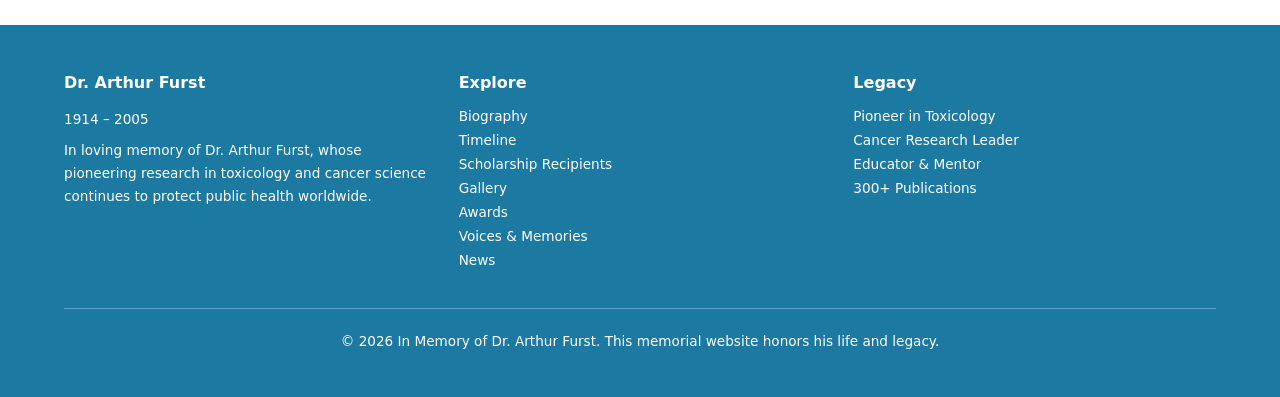
<file: awards.html>
<!DOCTYPE html>
<html lang="en">
<head>
    <meta charset="UTF-8" />
    <meta name="viewport" content="width=device-width, initial-scale=1.0" />
    <title>Awards &amp; Accomplishments &mdash; Dr. Arthur Furst</title>
    <link rel="stylesheet" href="css/styles.css">
    <style>
        .articles-hero {
            background: #f5f5f0;
            padding: 72px 24px 48px;
            text-align: center;
            border-bottom: 1px solid #e5e5e0;
        }
        .articles-hero h1 { color: #1c79a2; margin-bottom: 12px; font-size: clamp(1.8rem, 4vw, 2.6rem); }
        .articles-hero p  { color: #555; max-width: 620px; margin: 0 auto; font-size: 1.05rem; }

        .back-link {
            display: inline-flex; align-items: center; gap: 6px;
            color: #1c79a2; font-size: 0.9rem; font-weight: 600;
            text-decoration: none; margin-bottom: 24px;
            transition: opacity .2s;
        }
        .back-link:hover { opacity: .7; }

        /* Filter bar */
        .filter-bar {
            display: flex; flex-wrap: wrap; gap: 10px;
            justify-content: center; padding: 32px 24px 0;
        }
        .filter-btn {
            background: #fff; border: 1.5px solid #d0d0c8;
            border-radius: 20px; padding: 6px 18px;
            font-size: 0.88rem; font-weight: 600; cursor: pointer;
            color: #444; transition: all .2s;
        }
        .filter-btn:hover, .filter-btn.active {
            background: #1c79a2; border-color: #1c79a2; color: #fff;
        }

        /* Category sections */
        .decade-section { padding: 0 24px; max-width: 900px; margin: 0 auto; }
        .decade-label {
            font-size: 1.35rem; font-weight: 800; color: #1c79a2;
            margin: 48px 0 16px; padding-bottom: 10px;
            border-bottom: 2px solid #d6eaf4;
            display: flex; align-items: center; gap: 12px;
        }
        .decade-label span.count {
            font-size: 0.75rem; font-weight: 600; background: #e8f4fb;
            color: #1c79a2; border-radius: 10px; padding: 2px 10px;
        }

        /* Award cards */
        .pub-list { display: flex; flex-direction: column; gap: 12px; }
        .pub-card {
            display: flex; align-items: center; gap: 20px;
            background: #fff; border-radius: 12px;
            padding: 18px 24px; box-shadow: 0 1px 6px rgba(0,0,0,.06);
            transition: box-shadow .2s, transform .2s;
        }
        .pub-card:hover { box-shadow: 0 4px 16px rgba(28,121,162,.12); transform: translateY(-1px); }
        .pub-year {
            font-size: 1.1rem; font-weight: 800; color: #1c79a2;
            min-width: 52px; text-align: center;
        }
        .pub-info { flex: 1; }
        .pub-info h3 { font-size: 0.97rem; font-weight: 600; color: #211f1b; margin-bottom: 2px; }
        .pub-info p  { font-size: 0.82rem; color: #888; margin: 0; }
        .link-btn {
            display: inline-block; background: #1c79a2; color: #fff;
            border: none; border-radius: 8px; padding: 8px 16px;
            font-size: 0.82rem; font-weight: 600; white-space: nowrap;
            cursor: pointer; text-decoration: none; transition: background .2s;
        }
        .link-btn:hover { background: #155f82; }

        .undated-label { color: #888; border-color: #e0e0d8; }
        .undated-label span.count { background: #f0f0ea; color: #888; }

        .articles-footer-gap { padding-bottom: 64px; }

        @media (max-width: 600px) {
            .pub-card { flex-wrap: wrap; gap: 12px; }
            .pub-year  { min-width: auto; }
            .link-btn  { width: 100%; text-align: center; }
        }
    </style>
</head>
<body>

<nav>
    <ul>
        <li><a href="index.html">Home</a></li>
        <li><a href="index.html#biography">Biography</a></li>
        <li><a href="index.html#timeline">Timeline</a></li>
        <li><a href="index.html#scholarships">Scholarships</a></li>
        <!-- <li><a href="index.html#publications">Publications</a></li> -->
        <li><a href="index.html#gallery">Gallery</a></li>
        <li><a href="index.html#awards">Awards</a></li>
        <li><a href="index.html#testimonials">Voices &amp; Memories</a></li>
        <li><a href="index.html#news">News</a></li>
    </ul>
</nav>

<!-- Hero -->
<div class="articles-hero">
    <a href="index.html#awards" class="back-link">
        <svg width="16" height="16" viewBox="0 0 24 24" fill="none" stroke="currentColor" stroke-width="2.5" stroke-linecap="round" stroke-linejoin="round"><polyline points="15 18 9 12 15 6"/></svg>
        Back to Home
    </a>
    <h1>Awards &amp; Accomplishments</h1>
    <p>A lifetime of recognition, degrees, medals, and honors from Stanford to the U.S. Senate, spanning toxicology, nutrition science, and public service.</p>
</div>

<!-- Filter bar -->
<div class="filter-bar">
    <button class="filter-btn active" data-filter="all">All</button>
    <button class="filter-btn" data-filter="degrees">Degrees &amp; Certificates</button>
    <button class="filter-btn" data-filter="media">In the Media</button>
    <button class="filter-btn" data-filter="publications">Publications</button>
</div>


<!-- ══════════════ DEGREES, CERTIFICATES & AWARDS ══════════════ -->
<div class="decade-section" data-category-section="degrees">
    <div class="decade-label">Degrees, Certificates &amp; Awards <span class="count">35 items</span></div>
    <div class="pub-list">

        <div class="pub-card">
            <div class="pub-year">1937</div>
            <div class="pub-info">
                <h3>Bachelor of Arts</h3>
                <p>Regents of the University of California</p>
            </div>
            <a href="assets/awards/1937 Regents of University of CA Bachelor of Arts.jpg" target="_blank" class="link-btn">View</a>
        </div>

        <div class="pub-card">
            <div class="pub-year">1940</div>
            <div class="pub-info">
                <h3>Master of Science in Chemistry</h3>
                <p>Regents of the University of California</p>
            </div>
            <a href="assets/awards/1940 Regents of University of CA Masters in Chemistry degree.jpg" target="_blank" class="link-btn">View</a>
        </div>

        <div class="pub-card">
            <div class="pub-year">1944</div>
            <div class="pub-info">
                <h3>Phi Lambda Upsilon — Member</h3>
                <p>National Chemistry Honor Society</p>
            </div>
            <a href="assets/awards/1944 Phi Lambda Upsilon Member.jpg" target="_blank" class="link-btn">View</a>
        </div>

        <div class="pub-card">
            <div class="pub-year">1944</div>
            <div class="pub-info">
                <h3>Sigma Xi — Associate Member</h3>
                <p>Stanford University</p>
            </div>
            <a href="assets/awards/1944 Sigma Xi Stanford Associate.jpg" target="_blank" class="link-btn">View</a>
        </div>

        <div class="pub-card">
            <div class="pub-year">1948</div>
            <div class="pub-info">
                <h3>Doctor of Philosophy</h3>
                <p>Leland Stanford Junior University</p>
            </div>
            <a href="assets/awards/1948 Leland Stanford Junior University Dr of Philosophy degree.jpg" target="_blank" class="link-btn">View</a>
        </div>

        <div class="pub-card">
            <div class="pub-year">1954</div>
            <div class="pub-info">
                <h3>Fellow</h3>
                <p>American Association for the Advancement of Science</p>
            </div>
            <a href="assets/awards/1954 American Association for the Advancement of Science Fellow.jpg" target="_blank" class="link-btn">View</a>
        </div>

        <div class="pub-card">
            <div class="pub-year">1955</div>
            <div class="pub-info">
                <h3>Fellow</h3>
                <p>American Association for the Advancement of Science</p>
            </div>
            <a href="assets/awards/1955 American Association for the Advancement of Science Fellow.jpg" target="_blank" class="link-btn">View</a>
        </div>

        <div class="pub-card">
            <div class="pub-year">1960</div>
            <div class="pub-info">
                <h3>Fellow</h3>
                <p>The New York Academy of Sciences</p>
            </div>
            <a href="assets/awards/1960 NY Academy of Sciences Fellow.jpg" target="_blank" class="link-btn">View</a>
        </div>

        <div class="pub-card">
            <div class="pub-year">1966</div>
            <div class="pub-info">
                <h3>Fellow</h3>
                <p>The New York Academy of Sciences</p>
            </div>
            <a href="assets/awards/1966 NY Academy of Sciences Fellow.jpg" target="_blank" class="link-btn">View</a>
        </div>

        <div class="pub-card">
            <div class="pub-year">1969</div>
            <div class="pub-info">
                <h3>Life Member</h3>
                <p>American Association for the Advancement of Science</p>
            </div>
            <a href="assets/awards/1969 American Association for the Advancement of Science Life Member award. LowRes.jpg" target="_blank" class="link-btn">View</a>
        </div>

        <div class="pub-card">
            <div class="pub-year">1972</div>
            <div class="pub-info">
                <h3>Who's Who in America — 1972–73 Edition</h3>
                <p>Marquis Who's Who</p>
            </div>
            <a href="assets/awards/1972-73 Who's Who in America page1.jpg" target="_blank" class="link-btn">View</a>
        </div>

        <div class="pub-card">
            <div class="pub-year">1973</div>
            <div class="pub-info">
                <h3>Distinguished Teaching Award</h3>
                <p>University of San Francisco</p>
            </div>
            <a href="assets/awards/1973 USF Distinguished Teaching Award.jpg" target="_blank" class="link-btn">View</a>
        </div>

        <div class="pub-card">
            <div class="pub-year">1975</div>
            <div class="pub-info">
                <h3>American Men and Women of Science — Medical Sciences</h3>
                <p>National Recognition</p>
            </div>
            <a href="assets/awards/1975 book - American Men and Women of Science, Medical Sciences. LowRes.jpg" target="_blank" class="link-btn">View</a>
        </div>

        <div class="pub-card">
            <div class="pub-year">1975</div>
            <div class="pub-info">
                <h3>Who's Who in the United States</h3>
                <p>Marquis Who's Who</p>
            </div>
            <a href="assets/awards/1975 Who's Who in US.jpg" target="_blank" class="link-btn">View</a>
        </div>

        <div class="pub-card">
            <div class="pub-year">1977</div>
            <div class="pub-info">
                <h3>Who's Who in Health Care</h3>
                <p>Marquis Who's Who</p>
            </div>
            <a href="assets/awards/1977 Who's Who in Health Care - bookcover. LowRes.jpg" target="_blank" class="link-btn">View</a>
        </div>

        <div class="pub-card">
            <div class="pub-year">1978</div>
            <div class="pub-info">
                <h3>California Senate Resolution — Official State Commendation</h3>
                <p>State of California</p>
            </div>
            <a href="assets/awards/1978 CA Senate Resolution.jpg" target="_blank" class="link-btn">View</a>
        </div>

        <div class="pub-card">
            <div class="pub-year">1978</div>
            <div class="pub-info">
                <h3>Member of Advisory Committee</h3>
                <p>U.S. Department of Labor</p>
            </div>
            <a href="assets/awards/1978 US Dept of Labor member of Advisory Committee.jpg" target="_blank" class="link-btn">View</a>
        </div>

        <div class="pub-card">
            <div class="pub-year">1978</div>
            <div class="pub-info">
                <h3>Who's Who in Science — 1978–79 Edition</h3>
                <p>Marquis Who's Who</p>
            </div>
            <a href="assets/awards/1978-79 Who's Who in Science - AF 1.jpg" target="_blank" class="link-btn">View</a>
        </div>

        <div class="pub-card">
            <div class="pub-year">1978</div>
            <div class="pub-info">
                <h3>Who's Who in the World — 4th Edition Certificate</h3>
                <p>Marquis Who's Who</p>
            </div>
            <a href="assets/awards/1978-79 Who's Who in the World 4th Edition Certificate.jpg" target="_blank" class="link-btn">View</a>
        </div>

        <div class="pub-card">
            <div class="pub-year">1983</div>
            <div class="pub-info">
                <h3>Honorary Doctor of Science (Sc.D.)</h3>
                <p>University of San Francisco</p>
            </div>
            <a href="assets/awards/1983 USF Dr of Science award.jpg" target="_blank" class="link-btn">View</a>
        </div>

        <div class="pub-card">
            <div class="pub-year">1984</div>
            <div class="pub-info">
                <h3>Diplomate in General Toxicology</h3>
                <p>Academy of Toxicological Sciences</p>
            </div>
            <a href="assets/awards/1984 Academy of Toxicology of Sciences Dimplomate General Toxicology award. LowRes.jpg" target="_blank" class="link-btn">View</a>
        </div>

        <div class="pub-card">
            <div class="pub-year">1986</div>
            <div class="pub-info">
                <h3>Fellow</h3>
                <p>American Institute of Chemists</p>
            </div>
            <a href="assets/awards/1986 American Institute of Chemists Fellow.jpg" target="_blank" class="link-btn">View</a>
        </div>

        <div class="pub-card">
            <div class="pub-year">1986</div>
            <div class="pub-info">
                <h3>Klaus Schwarz Commemorative Medal</h3>
                <p>International Trace Elements Research Community</p>
            </div>
            <a href="assets/awards/1986 Klaus Schwarz Commemorative Medal.jpg" target="_blank" class="link-btn">View</a>
        </div>

        <div class="pub-card">
            <div class="pub-year">1986</div>
            <div class="pub-info">
                <h3>Member of Board of Directors</h3>
                <p>Pacific Graduate School of Psychology</p>
            </div>
            <a href="assets/awards/1986 Pacific Graduate School of Psychology Member of Board.jpg" target="_blank" class="link-btn">View</a>
        </div>

        <div class="pub-card">
            <div class="pub-year">1987</div>
            <div class="pub-info">
                <h3>Fellow</h3>
                <p>American College of Nutrition</p>
            </div>
            <a href="assets/awards/1987 American College of Nutrition Fellow.jpg" target="_blank" class="link-btn">View</a>
        </div>

        <div class="pub-card">
            <div class="pub-year">1989</div>
            <div class="pub-info">
                <h3>American Men and Women of Science — Outstanding Contributions</h3>
                <p>National Recognition</p>
            </div>
            <a href="assets/awards/1989 American Men and Women of Science for Outstanding Contributions.jpg" target="_blank" class="link-btn">View</a>
        </div>

        <div class="pub-card">
            <div class="pub-year">1990</div>
            <div class="pub-info">
                <h3>15 Years of Service Award</h3>
                <p>GNLD International</p>
            </div>
            <a href="assets/awards/1990 15 Years of Service at GNLD.jpg" target="_blank" class="link-btn">View</a>
        </div>

        <div class="pub-card">
            <div class="pub-year">1992</div>
            <div class="pub-info">
                <h3>Professional Achievement Award — Alumni Award for Excellence</h3>
                <p>UCLA</p>
            </div>
            <a href="assets/awards/1992 UCLA Alumni Award for Excellence. Professional Achievement Award.jpg" target="_blank" class="link-btn">View</a>
        </div>

        <div class="pub-card">
            <div class="pub-year">1994</div>
            <div class="pub-info">
                <h3>Fellow</h3>
                <p>Academy of Toxicological Sciences</p>
            </div>
            <a href="assets/awards/1994 Academy of Toxological Sciences Fellow award.jpg" target="_blank" class="link-btn">View</a>
        </div>

        <div class="pub-card">
            <div class="pub-year">1994</div>
            <div class="pub-info">
                <h3>50 Years of Membership Certificate</h3>
                <p>American Chemical Society</p>
            </div>
            <a href="assets/awards/1994 American Chemical Society - 50 Years of Membership.jpg" target="_blank" class="link-btn">View</a>
        </div>

        <div class="pub-card">
            <div class="pub-year">1995</div>
            <div class="pub-info">
                <h3>20 Years of Service Award</h3>
                <p>GNLD International</p>
            </div>
            <a href="assets/awards/1995 20 Years of Service with GNLD.jpg" target="_blank" class="link-btn">View</a>
        </div>

        <div class="pub-card">
            <div class="pub-year">1999</div>
            <div class="pub-info">
                <h3>Fellow</h3>
                <p>Academy of Toxicological Sciences</p>
            </div>
            <a href="assets/awards/1999 Academy of Toxological Sciences Fellow.jpg" target="_blank" class="link-btn">View</a>
        </div>

        <div class="pub-card">
            <div class="pub-year">2000</div>
            <div class="pub-info">
                <h3>Founding Member Emeritus</h3>
                <p>GNLD International</p>
            </div>
            <a href="assets/awards/2000 GNLD Founding Member Emeritus.jpg" target="_blank" class="link-btn">View</a>
        </div>

        <div class="pub-card">
            <div class="pub-year">2001</div>
            <div class="pub-info">
                <h3>Lifetime Contribution Award</h3>
                <p>American College of Toxicology</p>
            </div>
            <a href="assets/awards/2001 American College of Toxicology Lifetime Contribution plaque.jpg" target="_blank" class="link-btn">View</a>
        </div>

        <div class="pub-card">
            <div class="pub-year">2004</div>
            <div class="pub-info">
                <h3>Lifetime Recognition Award</h3>
                <p>Presented to Dr. Arthur Furst</p>
            </div>
            <a href="assets/awards/2004 Lifetime Recognition Award Presented AF.jpg" target="_blank" class="link-btn">View</a>
        </div>

        <div class="pub-card">
            <div class="pub-year" style="color:#aaa;">—</div>
            <div class="pub-info">
                <h3>Diamond Circle Member</h3>
                <p>University of San Francisco</p>
            </div>
            <a href="assets/awards/USF Diamond Circle Member.jpg" target="_blank" class="link-btn">View</a>
        </div>

    </div>
</div>


<!-- ══════════════ IN THE MEDIA ══════════════ -->
<div class="decade-section" data-category-section="media">
    <div class="decade-label">In the Media <span class="count">13 items</span></div>
    <div class="pub-list">

        <div class="pub-card">
            <div class="pub-year">1977</div>
            <div class="pub-info">
                <h3>The Scientist Who Became a Dancer—or Vice Versa</h3>
                <p>San Francisco Examiner</p>
            </div>
            <a href="assets/awards/1977 SF Examiner article The Scientist who became a dancer--or vice versa.jpg" target="_blank" class="link-btn">View</a>
        </div>

        <div class="pub-card">
            <div class="pub-year">1978</div>
            <div class="pub-info">
                <h3>Who's Who in Folk Dance</h3>
                <p>Folklore Magazine Viltis</p>
            </div>
            <a href="assets/awards/1978 Folklore Magazine Viltis Who's Who in Folk Dance article.jpg" target="_blank" class="link-btn">View</a>
        </div>

        <div class="pub-card">
            <div class="pub-year">1986</div>
            <div class="pub-info">
                <h3>Professor Honored for Work</h3>
                <p>Palo Alto Weekly</p>
            </div>
            <a href="assets/awards/1986 Article from Palo Alto Weekly - Professor honored for work.jpg" target="_blank" class="link-btn">View</a>
        </div>

        <div class="pub-card">
            <div class="pub-year">1989</div>
            <div class="pub-info">
                <h3>American College of Toxicology — Program Pamphlet</h3>
                <p>American College of Toxicology</p>
            </div>
            <a href="assets/awards/1989 American College of Toxicology pamphlet.pdf" target="_blank" class="link-btn">View PDF</a>
        </div>

        <div class="pub-card">
            <div class="pub-year">1989</div>
            <div class="pub-info">
                <h3>Furst Refuses to Be Slowed by Retirement</h3>
                <p>USF Alumnus</p>
            </div>
            <a href="assets/awards/1989 USF Alumnus Furst Refuses to be Slowed by Retirement.pdf" target="_blank" class="link-btn">View PDF</a>
        </div>

        <div class="pub-card">
            <div class="pub-year">1995</div>
            <div class="pub-info">
                <h3>Arthur Furst: The Dance of Life</h3>
                <p>Palo Alto Weekly</p>
            </div>
            <a href="assets/awards/1995 Palo Alto Weekly AF- the dance of life.pdf" target="_blank" class="link-btn">View PDF</a>
        </div>

        <div class="pub-card">
            <div class="pub-year">2001</div>
            <div class="pub-info">
                <h3>ACT Lifetime Contribution Award — Feature</h3>
                <p>American College of Toxicology</p>
            </div>
            <a href="assets/awards/2001 ACT Lifetime Contribution Award.pdf" target="_blank" class="link-btn">View PDF</a>
        </div>

        <div class="pub-card">
            <div class="pub-year">2002</div>
            <div class="pub-info">
                <h3>Quiet Man from 211D</h3>
                <p>USF Forum Phoenix</p>
            </div>
            <a href="assets/awards/2002phoenix.pdf" target="_blank" class="link-btn">View PDF</a>
        </div>

        <div class="pub-card">
            <div class="pub-year">2003</div>
            <div class="pub-info">
                <h3>Toxicology Pioneer's Achievements Saluted</h3>
                <p>San Jose Mercury News</p>
            </div>
            <a href="assets/awards/2003 San Jose Mercury News article Toxicology pioneers achievements sluted.jpg" target="_blank" class="link-btn">View</a>
        </div>

        <div class="pub-card">
            <div class="pub-year">2003</div>
            <div class="pub-info">
                <h3>UCLA Fall Newsletter — Feature</h3>
                <p>UCLA</p>
            </div>
            <a href="assets/awards/2003 UCLA Fall Newsletter.pdf" target="_blank" class="link-btn">View PDF</a>
        </div>

        <div class="pub-card">
            <div class="pub-year">2013</div>
            <div class="pub-info">
                <h3>Ten Most Important Innovators in USF History</h3>
                <p>University of San Francisco</p>
            </div>
            <a href="assets/awards/2013 USF Ten Most Important Innovators in history of USF.pdf" target="_blank" class="link-btn">View PDF</a>
        </div>

        <div class="pub-card">
            <div class="pub-year" style="color:#aaa;">—</div>
            <div class="pub-info">
                <h3>Furst to Head Cancer Group</h3>
                <p>San Francisco Progress</p>
            </div>
            <a href="assets/awards/Article (SF Progress) - Furst to head cancer group.jpg" target="_blank" class="link-btn">View</a>
        </div>

        <div class="pub-card">
            <div class="pub-year" style="color:#aaa;">—</div>
            <div class="pub-info">
                <h3>In Honor of Dr. Arthur Furst — Commemorative Program</h3>
                <p>Memorial Program</p>
            </div>
            <a href="assets/awards/In Honor of Dr. Arthur Furst program.pdf" target="_blank" class="link-btn">View PDF</a>
        </div>

    </div>
</div>


<!-- ══════════════ PUBLICATIONS ABOUT DR. FURST ══════════════ -->
<div class="decade-section" data-category-section="publications">
    <div class="decade-label">Publications About Dr. Furst <span class="count">1 item</span></div>
    <div class="pub-list">

        <div class="pub-card">
            <div class="pub-year">1986</div>
            <div class="pub-info">
                <h3>Article on Dr. Arthur Furst — First Page</h3>
                <p>Biological Trace Elements Research, Vol. 11</p>
            </div>
            <a href="assets/awards/1986 Article on AF in Biological Trace Elemnts Research Vol 11 1st page.jpg" target="_blank" class="link-btn">View</a>
        </div>

    </div>
</div>

<div class="articles-footer-gap"></div>

<!-- Footer -->
<footer>
    <div class="footer-grid">
        <div>
            <h3>Dr. Arthur Furst</h3>
            <p style="margin-bottom:8px;">1914 &ndash; 2005</p>
            <p>In loving memory of Dr. Arthur Furst, whose pioneering research in toxicology and cancer science continues to protect public health worldwide.</p>
        </div>
        <div>
            <h3>Explore</h3>
            <ul>
                <li><a href="index.html#biography">Biography</a></li>
                <li><a href="index.html#timeline">Timeline</a></li>
                <li><a href="index.html#scholarships">Scholarship Recipients</a></li>
                <!-- <li><a href="index.html#publications">Publications</a></li> -->
                <li><a href="index.html#gallery">Gallery</a></li>
                <li><a href="index.html#awards">Awards</a></li>
                <li><a href="index.html#testimonials">Voices &amp; Memories</a></li>
                <li><a href="index.html#news">News</a></li>
            </ul>
        </div>
        <div>
            <h3>Legacy</h3>
            <ul>
                <li>Pioneer in Toxicology</li>
                <li>Cancer Research Leader</li>
                <li>Educator &amp; Mentor</li>
                <li>300+ Publications</li>
            </ul>
        </div>
    </div>
    <div class="footer-bottom">
        <p>&copy; 2026 In Memory of Dr. Arthur Furst. This memorial website honors his life and legacy.</p>
    </div>
</footer>

<script>
    const btns = document.querySelectorAll('.filter-btn');
    const sections = document.querySelectorAll('[data-category-section]');

    btns.forEach(btn => {
      btn.addEventListener('click', () => {
        btns.forEach(b => b.classList.remove('active'));
        btn.classList.add('active');
        const target = btn.dataset.filter;
        sections.forEach(sec => {
          if (target === 'all' || sec.dataset.categorySection === target) {
            sec.style.display = '';
          } else {
            sec.style.display = 'none';
          }
        });
      });
    });
</script>

</body>
</html>
</file>
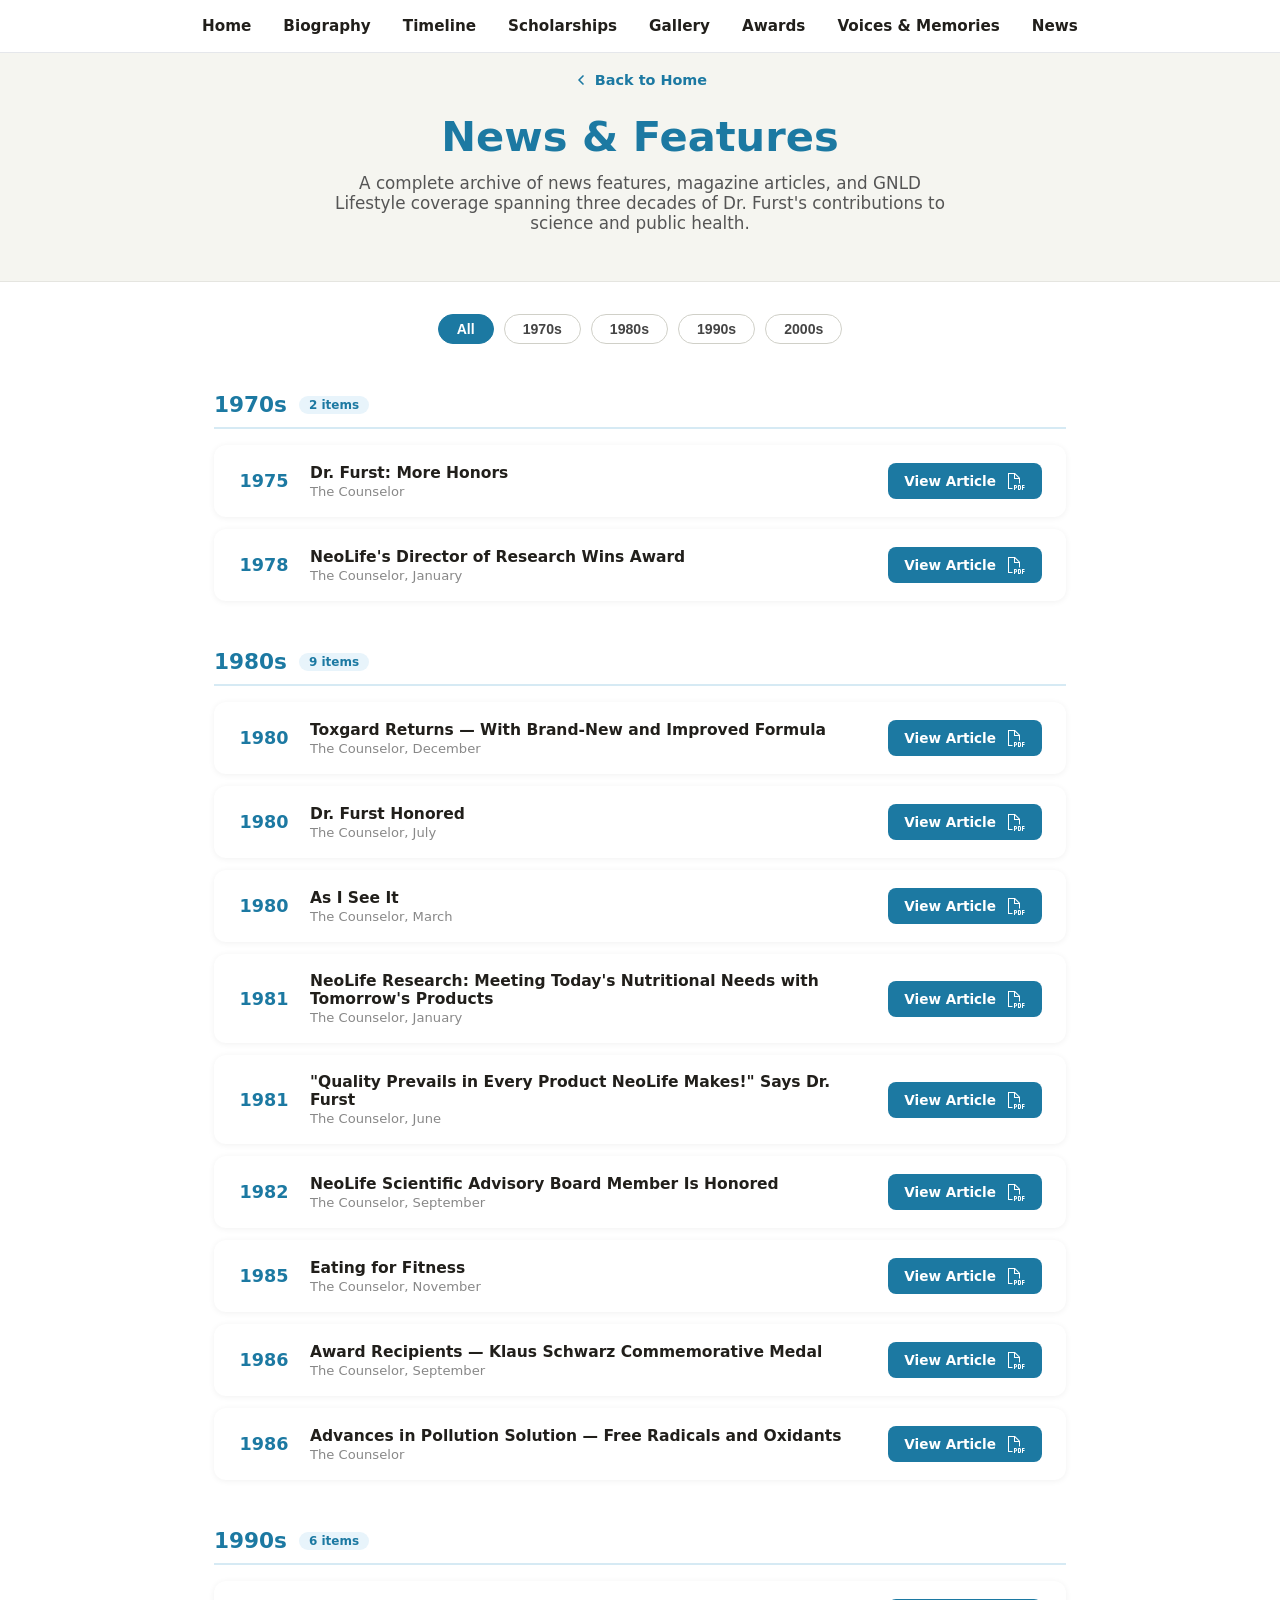
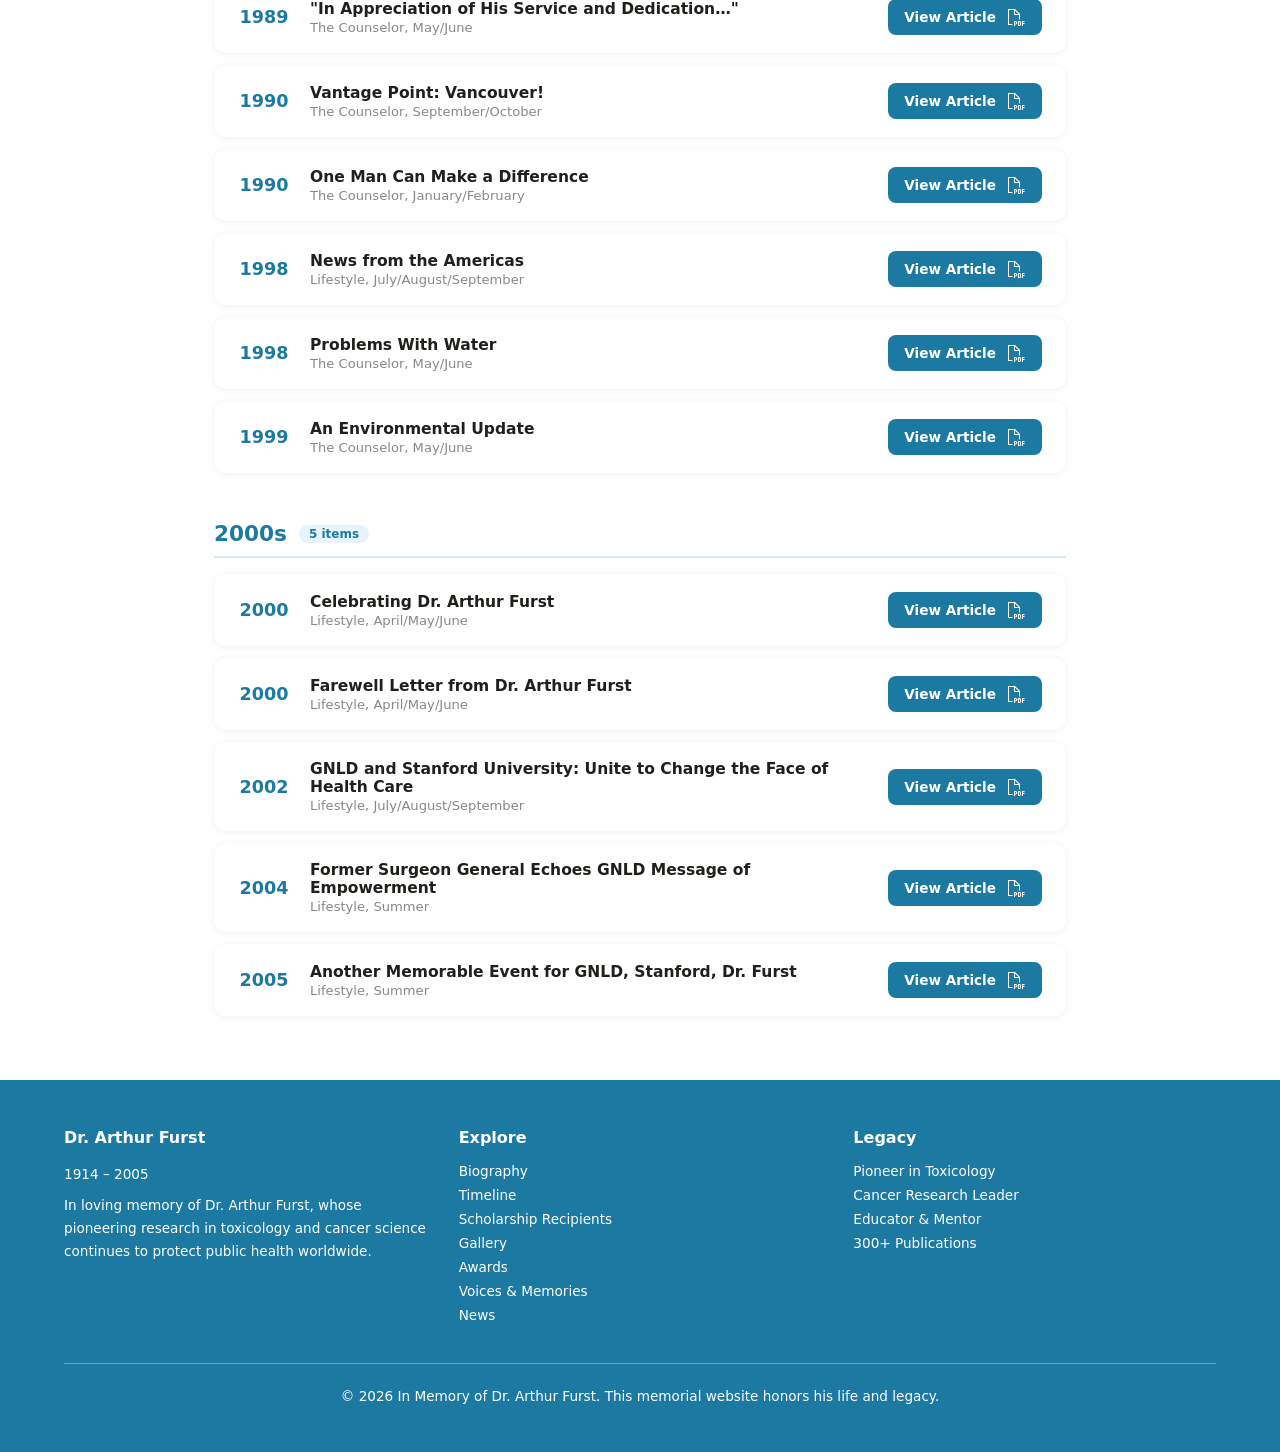
<file: news.html>
<!DOCTYPE html>
<html lang="en">
<head>
    <meta charset="UTF-8" />
    <meta name="viewport" content="width=device-width, initial-scale=1.0" />
    <title>News &amp; Features &mdash; Dr. Arthur Furst</title>
    <link rel="stylesheet" href="css/styles.css">
    <style>
        .articles-hero {
            background: #f5f5f0;
            padding: 72px 24px 48px;
            text-align: center;
            border-bottom: 1px solid #e5e5e0;
        }
        .articles-hero h1 { color: #1c79a2; margin-bottom: 12px; font-size: clamp(1.8rem, 4vw, 2.6rem); }
        .articles-hero p  { color: #555; max-width: 620px; margin: 0 auto; font-size: 1.05rem; }

        .back-link {
            display: inline-flex; align-items: center; gap: 6px;
            color: #1c79a2; font-size: 0.9rem; font-weight: 600;
            text-decoration: none; margin-bottom: 24px;
            transition: opacity .2s;
        }
        .back-link:hover { opacity: .7; }

        .filter-bar {
            display: flex; flex-wrap: wrap; gap: 10px;
            justify-content: center; padding: 32px 24px 0;
        }
        .filter-btn {
            background: #fff; border: 1.5px solid #d0d0c8;
            border-radius: 20px; padding: 6px 18px;
            font-size: 0.88rem; font-weight: 600; cursor: pointer;
            color: #444; transition: all .2s;
        }
        .filter-btn:hover, .filter-btn.active {
            background: #1c79a2; border-color: #1c79a2; color: #fff;
        }

        .decade-section { padding: 0 24px; max-width: 900px; margin: 0 auto; }
        .decade-label {
            font-size: 1.35rem; font-weight: 800; color: #1c79a2;
            margin: 48px 0 16px; padding-bottom: 10px;
            border-bottom: 2px solid #d6eaf4;
            display: flex; align-items: center; gap: 12px;
        }
        .decade-label span.count {
            font-size: 0.75rem; font-weight: 600; background: #e8f4fb;
            color: #1c79a2; border-radius: 10px; padding: 2px 10px;
        }

        .pub-list { display: flex; flex-direction: column; gap: 12px; }
        .pub-card {
            display: flex; align-items: center; gap: 20px;
            background: #fff; border-radius: 12px;
            padding: 18px 24px; box-shadow: 0 1px 6px rgba(0,0,0,.06);
            transition: box-shadow .2s, transform .2s;
        }
        .pub-card:hover { box-shadow: 0 4px 16px rgba(28,121,162,.12); transform: translateY(-1px); }
        .pub-year {
            font-size: 1.1rem; font-weight: 800; color: #1c79a2;
            min-width: 52px; text-align: center;
        }
        .pub-info { flex: 1; }
        .pub-info h3 { font-size: 0.97rem; font-weight: 600; color: #211f1b; margin-bottom: 2px; }
        .pub-info p  { font-size: 0.82rem; color: #888; margin: 0; }
        .pub-card .link-btn, .pub-list .link-btn {
            display: inline-flex;
            align-items: center;
            gap: 10px;
        }
        .link-btn:hover { background: #155f82; }
        .btn-icon {
            width: 20px; height: 20px;
            filter: brightness(0) invert(1);
            flex-shrink: 0;
        }

        .articles-footer-gap { padding-bottom: 64px; }

        @media (max-width: 600px) {
            .pub-card { flex-wrap: wrap; gap: 12px; }
            .pub-year  { min-width: auto; }
            .link-btn  { width: 100%; text-align: center; justify-content: center; }
        }
    </style>
</head>
<body>

<nav>
    <ul>
        <li><a href="index.html">Home</a></li>
        <li><a href="index.html#biography">Biography</a></li>
        <li><a href="index.html#timeline">Timeline</a></li>
        <li><a href="index.html#scholarships">Scholarships</a></li>
        <!-- <li><a href="index.html#publications">Publications</a></li> -->
        <li><a href="index.html#gallery">Gallery</a></li>
        <li><a href="index.html#awards">Awards</a></li>
        <li><a href="index.html#testimonials">Voices &amp; Memories</a></li>
        <li><a href="index.html#news">News</a></li>
    </ul>
</nav>

<!-- Hero -->
<div class="articles-hero">
    <a href="index.html" class="back-link">
        <svg width="16" height="16" viewBox="0 0 24 24" fill="none" stroke="currentColor" stroke-width="2.5" stroke-linecap="round" stroke-linejoin="round"><polyline points="15 18 9 12 15 6"/></svg>
        Back to Home
    </a>
    <h1>News &amp; Features</h1>
    <p>A complete archive of news features, magazine articles, and GNLD Lifestyle coverage spanning three decades of Dr. Furst's contributions to science and public health.</p>
</div>

<!-- Filter bar -->
<div class="filter-bar">
    <button class="filter-btn active" data-decade="all">All</button>
    <button class="filter-btn" data-decade="1970s">1970s</button>
    <button class="filter-btn" data-decade="1980s">1980s</button>
    <button class="filter-btn" data-decade="1990s">1990s</button>
    <button class="filter-btn" data-decade="2000s">2000s</button>
</div>

<!-- ══════════════ 1970s ══════════════ -->
<div class="decade-section" data-decade-section="1970s">
    <div class="decade-label">1970s <span class="count">2 items</span></div>
    <div class="pub-list">

        <div class="pub-card">
            <div class="pub-year">1975</div>
            <div class="pub-info">
                <h3>Dr. Furst: More Honors</h3>
                <p>The Counselor</p>
            </div>
            <a href="assets/articles/1975 Counselor Dr Furst- More honors.pdf" target="_blank" class="link-btn">View Article<img src="assets/images/SVG's/file-pdf-sharp-light-full.svg" alt="" class="btn-icon"></a>
        </div>

        <div class="pub-card">
            <div class="pub-year">1978</div>
            <div class="pub-info">
                <h3>NeoLife's Director of Research Wins Award</h3>
                <p>The Counselor, January</p>
            </div>
            <a href="assets/articles/1978 Counselor Neo-Lifes Director of Research wins award.pdf" target="_blank" class="link-btn">View Article<img src="assets/images/SVG's/file-pdf-sharp-light-full.svg" alt="" class="btn-icon"></a>
        </div>

    </div>
</div>

<!-- ══════════════ 1980s ══════════════ -->
<div class="decade-section" data-decade-section="1980s">
    <div class="decade-label">1980s <span class="count">9 items</span></div>
    <div class="pub-list">

        <div class="pub-card">
            <div class="pub-year">1980</div>
            <div class="pub-info">
                <h3>Toxgard Returns — With Brand-New and Improved Formula</h3>
                <p>The Counselor, December</p>
            </div>
            <a href="assets/articles/1980 Counselor Dec Toxgard returns--with brand-new and improved formula.pdf" target="_blank" class="link-btn">View Article<img src="assets/images/SVG's/file-pdf-sharp-light-full.svg" alt="" class="btn-icon"></a>
        </div>

        <div class="pub-card">
            <div class="pub-year">1980</div>
            <div class="pub-info">
                <h3>Dr. Furst Honored</h3>
                <p>The Counselor, July</p>
            </div>
            <a href="assets/articles/1980 Counselor July Dr. Furst honored.pdf" target="_blank" class="link-btn">View Article<img src="assets/images/SVG's/file-pdf-sharp-light-full.svg" alt="" class="btn-icon"></a>
        </div>

        <div class="pub-card">
            <div class="pub-year">1980</div>
            <div class="pub-info">
                <h3>As I See It</h3>
                <p>The Counselor, March</p>
            </div>
            <a href="assets/articles/1980 Counselor Mar As I See It.pdf" target="_blank" class="link-btn">View Article<img src="assets/images/SVG's/file-pdf-sharp-light-full.svg" alt="" class="btn-icon"></a>
        </div>

        <div class="pub-card">
            <div class="pub-year">1981</div>
            <div class="pub-info">
                <h3>NeoLife Research: Meeting Today's Nutritional Needs with Tomorrow's Products</h3>
                <p>The Counselor, January</p>
            </div>
            <a href="assets/articles/1981 Counselor Jan NL research- meeting todays nutritional needs with tomorrows products.pdf" target="_blank" class="link-btn">View Article<img src="assets/images/SVG's/file-pdf-sharp-light-full.svg" alt="" class="btn-icon"></a>
        </div>

        <div class="pub-card">
            <div class="pub-year">1981</div>
            <div class="pub-info">
                <h3>"Quality Prevails in Every Product NeoLife Makes!" Says Dr. Furst</h3>
                <p>The Counselor, June</p>
            </div>
            <a href="assets/articles/1981 Counselor (June) Keynote Addresses by AF.pdf" target="_blank" class="link-btn">View Article<img src="assets/images/SVG's/file-pdf-sharp-light-full.svg" alt="" class="btn-icon"></a>
        </div>

        <div class="pub-card">
            <div class="pub-year">1982</div>
            <div class="pub-info">
                <h3>NeoLife Scientific Advisory Board Member Is Honored</h3>
                <p>The Counselor, September</p>
            </div>
            <a href="assets/articles/1982 Counselor AF article.pdf" target="_blank" class="link-btn">View Article<img src="assets/images/SVG's/file-pdf-sharp-light-full.svg" alt="" class="btn-icon"></a>
        </div>

        <div class="pub-card">
            <div class="pub-year">1985</div>
            <div class="pub-info">
                <h3>Eating for Fitness</h3>
                <p>The Counselor, November</p>
            </div>
            <a href="assets/articles/1985 Counselor SAB articles by AF K Hirsch F Hooper.pdf" target="_blank" class="link-btn">View Article<img src="assets/images/SVG's/file-pdf-sharp-light-full.svg" alt="" class="btn-icon"></a>
        </div>

        <div class="pub-card">
            <div class="pub-year">1986</div>
            <div class="pub-info">
                <h3>Award Recipients — Klaus Schwarz Commemorative Medal</h3>
                <p>The Counselor, September</p>
            </div>
            <a href="assets/articles/1986 Counselor - article AF receives Klaus Schwarz Commemorative Medal.pdf" target="_blank" class="link-btn">View Article<img src="assets/images/SVG's/file-pdf-sharp-light-full.svg" alt="" class="btn-icon"></a>
        </div>

        <div class="pub-card">
            <div class="pub-year">1986</div>
            <div class="pub-info">
                <h3>Advances in Pollution Solution — Free Radicals and Oxidants</h3>
                <p>The Counselor</p>
            </div>
            <a href="assets/articles/1986 Counselor Free Radicals and Oxidants--The Damaging Effects by AF.pdf" target="_blank" class="link-btn">View Article<img src="assets/images/SVG's/file-pdf-sharp-light-full.svg" alt="" class="btn-icon"></a>
        </div>

    </div>
</div>

<!-- ══════════════ 1990s ══════════════ -->
<div class="decade-section" data-decade-section="1990s">
    <div class="decade-label">1990s <span class="count">6 items</span></div>
    <div class="pub-list">

        <div class="pub-card">
            <div class="pub-year">1989</div>
            <div class="pub-info">
                <h3>"In Appreciation of His Service and Dedication…"</h3>
                <p>The Counselor, May/June</p>
            </div>
            <a href="assets/articles/1989 Counselor article AF receiving lifelong contribution to the betterment of mankind from Bob.pdf" target="_blank" class="link-btn">View Article<img src="assets/images/SVG's/file-pdf-sharp-light-full.svg" alt="" class="btn-icon"></a>
        </div>

        <div class="pub-card">
            <div class="pub-year">1990</div>
            <div class="pub-info">
                <h3>Vantage Point: Vancouver!</h3>
                <p>The Counselor, September/October</p>
            </div>
            <a href="assets/articles/1990 Counselor Sept Oct AF quote from convention.pdf" target="_blank" class="link-btn">View Article<img src="assets/images/SVG's/file-pdf-sharp-light-full.svg" alt="" class="btn-icon"></a>
        </div>

        <div class="pub-card">
            <div class="pub-year">1990</div>
            <div class="pub-info">
                <h3>One Man Can Make a Difference</h3>
                <p>The Counselor, January/February</p>
            </div>
            <a href="assets/articles/1990 Jan-Feb Counselor AF article & SAB.pdf" target="_blank" class="link-btn">View Article<img src="assets/images/SVG's/file-pdf-sharp-light-full.svg" alt="" class="btn-icon"></a>
        </div>

        <div class="pub-card">
            <div class="pub-year">1998</div>
            <div class="pub-info">
                <h3>News from the Americas</h3>
                <p>Lifestyle, July/August/September</p>
            </div>
            <a href="assets/articles/1998 Lifestyle AF speaks at an event July Aug Sept.pdf" target="_blank" class="link-btn">View Article<img src="assets/images/SVG's/file-pdf-sharp-light-full.svg" alt="" class="btn-icon"></a>
        </div>

        <div class="pub-card">
            <div class="pub-year">1998</div>
            <div class="pub-info">
                <h3>Problems With Water</h3>
                <p>The Counselor, May/June</p>
            </div>
            <a href="assets/articles/1988 Counselor May June Problems With Water by AF.pdf" target="_blank" class="link-btn">View Article<img src="assets/images/SVG's/file-pdf-sharp-light-full.svg" alt="" class="btn-icon"></a>
        </div>

        <div class="pub-card">
            <div class="pub-year">1999</div>
            <div class="pub-info">
                <h3>An Environmental Update</h3>
                <p>The Counselor, May/June</p>
            </div>
            <a href="assets/articles/1989 Counselor May June An Environmental Update by AF.pdf" target="_blank" class="link-btn">View Article<img src="assets/images/SVG's/file-pdf-sharp-light-full.svg" alt="" class="btn-icon"></a>
        </div>

    </div>
</div>

<!-- ══════════════ 2000s ══════════════ -->
<div class="decade-section" data-decade-section="2000s">
    <div class="decade-label">2000s <span class="count">5 items</span></div>
    <div class="pub-list">

        <div class="pub-card">
            <div class="pub-year">2000</div>
            <div class="pub-info">
                <h3>Celebrating Dr. Arthur Furst</h3>
                <p>Lifestyle, April/May/June</p>
            </div>
            <a href="assets/articles/2000 Lifestyle AF Apr May Jun.pdf" target="_blank" class="link-btn">View Article<img src="assets/images/SVG's/file-pdf-sharp-light-full.svg" alt="" class="btn-icon"></a>
        </div>

        <div class="pub-card">
            <div class="pub-year">2000</div>
            <div class="pub-info">
                <h3>Farewell Letter from Dr. Arthur Furst</h3>
                <p>Lifestyle, April/May/June</p>
            </div>
            <a href="assets/articles/2000 Lifestyle AF Farewell Letter Apr May Jun.pdf" target="_blank" class="link-btn">View Article<img src="assets/images/SVG's/file-pdf-sharp-light-full.svg" alt="" class="btn-icon"></a>
        </div>

        <div class="pub-card">
            <div class="pub-year">2002</div>
            <div class="pub-info">
                <h3>GNLD and Stanford University: Unite to Change the Face of Health Care</h3>
                <p>Lifestyle, July/August/September</p>
            </div>
            <a href="assets/articles/2002 Lifestyle - AF GNLD & SAB work together Jul Aug Sept.pdf" target="_blank" class="link-btn">View Article<img src="assets/images/SVG's/file-pdf-sharp-light-full.svg" alt="" class="btn-icon"></a>
        </div>

        <div class="pub-card">
            <div class="pub-year">2004</div>
            <div class="pub-info">
                <h3>Former Surgeon General Echoes GNLD Message of Empowerment</h3>
                <p>Lifestyle, Summer</p>
            </div>
            <a href="assets/articles/2004 Lifestyle Summer SAB & Stanford.pdf" target="_blank" class="link-btn">View Article<img src="assets/images/SVG's/file-pdf-sharp-light-full.svg" alt="" class="btn-icon"></a>
        </div>

        <div class="pub-card">
            <div class="pub-year">2005</div>
            <div class="pub-info">
                <h3>Another Memorable Event for GNLD, Stanford, Dr. Furst</h3>
                <p>Lifestyle, Summer</p>
            </div>
            <a href="assets/articles/2005 Lifestyle Summer SAB & Stanford.pdf" target="_blank" class="link-btn">View Article<img src="assets/images/SVG's/file-pdf-sharp-light-full.svg" alt="" class="btn-icon"></a>
        </div>

    </div>
</div>

<div class="articles-footer-gap"></div>

<!-- Footer -->
<footer>
    <div class="footer-grid">
        <div>
            <h3>Dr. Arthur Furst</h3>
            <p style="margin-bottom:8px;">1914 &ndash; 2005</p>
            <p>In loving memory of Dr. Arthur Furst, whose pioneering research in toxicology and cancer science continues to protect public health worldwide.</p>
        </div>
        <div>
            <h3>Explore</h3>
            <ul>
                <li><a href="index.html#biography">Biography</a></li>
                <li><a href="index.html#timeline">Timeline</a></li>
                <li><a href="index.html#scholarships">Scholarship Recipients</a></li>
                <!-- <li><a href="index.html#publications">Publications</a></li> -->
                <li><a href="index.html#gallery">Gallery</a></li>
                <li><a href="index.html#awards">Awards</a></li>
                <li><a href="index.html#testimonials">Voices &amp; Memories</a></li>
                <li><a href="index.html#news">News</a></li>
            </ul>
        </div>
        <div>
            <h3>Legacy</h3>
            <ul>
                <li>Pioneer in Toxicology</li>
                <li>Cancer Research Leader</li>
                <li>Educator &amp; Mentor</li>
                <li>300+ Publications</li>
            </ul>
        </div>
    </div>
    <div class="footer-bottom">
        <p>&copy; 2026 In Memory of Dr. Arthur Furst. This memorial website honors his life and legacy.</p>
    </div>
</footer>

<script>
    const btns = document.querySelectorAll('.filter-btn');
    const sections = document.querySelectorAll('[data-decade-section]');

    btns.forEach(btn => {
      btn.addEventListener('click', () => {
        btns.forEach(b => b.classList.remove('active'));
        btn.classList.add('active');
        const target = btn.dataset.decade;
        sections.forEach(sec => {
          if (target === 'all' || sec.dataset.decadeSection === target) {
            sec.style.display = '';
          } else {
            sec.style.display = 'none';
          }
        });
      });
    });
</script>

</body>
</html>
</file>
<file: css/styles.css>
/* ============================================================
   Dr. Arthur Furst — Memorial Website
   styles.css — Complete Stylesheet
   ============================================================
   TABLE OF CONTENTS
   1.  Reset & Base
   2.  Navigation
   3.  Hero — Desktop
   4.  Hero — Mobile
   5.  General Layout
   6.  Section Titles (shared)
   7.  Biography
   8.  Timeline
   9.  Accomplishments
   10. Scholarships
   11. Publications
   12. Testimonials
   13. Gallery
   14. Awards
   15. Footer
   16. Slick Overrides
   ============================================================ */


/* ============================================================
   1. RESET & BASE
   ============================================================ */
*, *::before, *::after {
  box-sizing: border-box;
  margin: 0;
  padding: 0;
}

body {
  font-family: system-ui, -apple-system, sans-serif;
  color: #211f1b;
  background: #fff;
}


/* ============================================================
   2. NAVIGATION
   ============================================================ */
/* ============================================================
   2. NAVIGATION
   ============================================================ */
nav {
  position: fixed;
  top: 0;
  left: 0;
  right: 0;
  background: rgba(255,255,255,0.95);
  backdrop-filter: blur(8px);
  border-bottom: 1px solid #e5e7eb;
  z-index: 50;
}

nav ul {
  display: flex;
  flex-wrap: nowrap;
  justify-content: center;
  gap: 8px;
  list-style: none;
  max-width: 1152px;
  margin: 0 auto;
  padding: 12px 16px;
}

nav a {
  display: inline-block;
  font-weight: 700;
  font-size: 0.95rem;
  color: #211f1b;
  text-decoration: none;
  padding: 5px 12px;
  border-radius: 20px;
  transition: color 0.2s, background 0.2s;
}

nav a:hover {
  color: #1c79a2;
  background: #e8f4fb;
}

nav a.nav-active {
  color: #1c79a2;
  background: #e8f4fb;
}

@media (max-width: 767px) {
  nav {
    overflow-x: auto;
    -webkit-overflow-scrolling: touch;
    scrollbar-width: none;
  }
  nav::-webkit-scrollbar {
    display: none;
  }
  nav ul {
    justify-content: flex-start;
    padding: 10px 16px;
    width: max-content;
    min-width: 100%;
    gap: 6px;
  }
  nav a {
    font-size: 0.88rem;
    padding: 5px 10px;
    white-space: nowrap;
  }
}

/* ============================================================
   3. HERO — DESKTOP
   ============================================================ */
.hero-desktop {
  display: none;
  position: relative;
  overflow: hidden;
  padding-top: 64px;
}

@media (min-width: 768px) {
  .hero-desktop {
    display: block;
  }
  .hero-mobile {
    display: none;
  }
}

.hero-inner {
  position: relative;
  height: 580px;
}

.hero-bg-svg {
  position: absolute;
  inset: 0;
  width: 100%;
  height: 100%;
  pointer-events: none;
}

.film-strip-wrapper {
  position: absolute;
  left: 0;
  right: 0;
  bottom: 20px;
  height: 148px;
  overflow: hidden;
  z-index: 1;
}

.film-scroll {
  display: flex;
  width: max-content;
  height: 148px;
  will-change: transform;
}

.film-scroll img {
  flex-shrink: 0;
  width: 160px;
  height: 148px;
  object-fit: cover;
  object-position: top center;
  border-radius: 10px;
  margin-right: 10px;
}

.hero-portrait {
  position: absolute;
  bottom: 0;
  left: 0;
  width: 42%;
  z-index: 10;
}

.hero-portrait img {
  width: 100%;
  object-fit: cover;
  object-position: top;
  max-height: 580px;
  display: block;
}

.hero-text {
  position: absolute;
  top: 0;
  right: 0;
  left: 42%;
  bottom: 168px;
  display: flex;
  align-items: center;
  padding-left: 4%;
  padding-right: 5%;
  z-index: 5;
}

.hero-text h1 {
  font-size: clamp(2rem, 4vw, 3.5rem);
  font-weight: 700;
  color: #211f1b;
  line-height: 1.1;
  margin-bottom: 12px;
}

.hero-text .subtitle {
  color: #1c79a2;
  font-size: 1rem;
  margin-bottom: 16px;
}

.hero-text .tagline {
  color: #211f1b;
  font-size: 1rem;
  max-width: 440px;
}
.hero-quote {
  margin-top: 24px;
  font-size: 0.95rem;
  font-style: italic;
  color: #555;
  line-height: 1.6;
  max-width: 420px;
  border-left: 3px solid #1c79a2;
  padding-left: 14px;
}

.hero-quote cite {
  display: block;
  margin-top: 8px;
  font-style: normal;
  font-size: 0.82rem;
  font-weight: 600;
  color: #1c79a2;
}

@media (max-width: 767px) {
  .hero-quote {
    margin: 16px auto 0;
    max-width: 100%;
    text-align: left;
  }
}

/* ============================================================
   4. HERO — MOBILE
   ============================================================ */
.hero-mobile {
  position: relative;
  overflow: hidden;
  padding-top: 64px;
}

.hero-mobile-bg {
  position: absolute;
  inset: 0;
  background: #f5f5f0;
  border-radius: 0 0 40px 40px;
}

.hero-mobile-portrait {
  position: relative;
  z-index: 10;
  width: 75%;
  margin: 24px auto 0;
}

.hero-mobile-portrait img {
  width: 100%;
  object-fit: cover;
  object-position: top;
}

.hero-mobile-text {
  position: relative;
  z-index: 10;
  text-align: center;
  padding: 16px 24px;
}

.hero-mobile-text h1 {
  font-size: 2rem;
  font-weight: 700;
  color: #211f1b;
  line-height: 1.1;
  margin-bottom: 8px;
}

.hero-mobile-text .subtitle {
  color: #1c79a2;
  margin-bottom: 12px;
}

.film-strip-mobile {
  position: relative;
  overflow: hidden;
  height: 110px;
}

.film-scroll-mobile {
  display: flex;
  width: max-content;
  height: 110px;
  will-change: transform;
}

.film-scroll-mobile img {
  flex-shrink: 0;
  width: 140px;
  height: 110px;
  object-fit: cover;
  object-position: top center;
  border-radius: 8px;
  margin-right: 10px;
}


/* ============================================================
   5. GENERAL LAYOUT
   ============================================================ */
section {
  padding: 48px 16px;
}

@media (min-width: 768px) {
  section {
    padding: 0px 50px;
  }
}

/* All sections from Timeline onward get vertical padding */
#timeline,
#timeline ~ section {
  padding-top: 48px;
  padding-bottom: 48px;
}

@media (min-width: 768px) {
  #timeline,
  #timeline ~ section {
    padding-top: 64px;
    padding-bottom: 64px;
  }
}

.container {
  max-width: 1152px;
  margin: 0 auto;
}


/* ============================================================
   6. SECTION TITLES (shared)
   ============================================================ */
.section-title {
  text-align: center;
  margin-bottom: 48px;
}

/* Default: blue  */
.section-title h2 {
  font-size: clamp(1.75rem, 3vw, 2.25rem);
  font-weight: 700;
  margin-bottom: 16px;
  color: #1c79a2;
}

h4.eyebrow {
  font-size: 16px;
  color: #1c79a2;
  text-transform:uppercase;
  text-align: center;
  padding-bottom: 10px;
}
.section-title p {
  font-size: 1rem;
  color: #211f1b;
}

/* Exception: Accomplishments card — white text on blue background */
.accomplishments-card .section-title h2 {
  color: #fff;
}

.accomplishments-card .section-title p {
  color: rgba(255,255,255,0.9);
}

/* Scholarships subtitle needs max-width centering */
#scholarships .section-title p {
  max-width: 700px;
  margin-left: auto;
  margin-right: auto;
}

/* Link button — text style, used for Bio Read More toggle and View All CTAs */
.link-btn {
  background: none;
  border: none;
  cursor: pointer;
  color: #1c79a2;
  font-weight: 600;
  text-decoration: underline;
  font-size: 1rem;
  margin-top: 24px;
  transition: color 0.2s;
}

.link-btn:hover {
  color: #155a7a;
}

/* Solid blue button */
.pub-card .link-btn,
.pub-list .link-btn {
  background: #1c79a2;
  color: #fff;
  border: none;
  border-radius: 8px;
  padding: 8px 16px;
  font-size: 0.85rem;
  font-weight: 600;
  white-space: nowrap;
  text-decoration: none;
  display: inline-flex;
  align-items: center;
  gap: 10px;
  cursor: pointer;
  transition: background 0.2s;
  margin-top: 0;
}
.btn-icon {
  width: 20px;
  height: 20px;
  filter: brightness(0) invert(1);
  flex-shrink: 0;
}

.pub-card .link-btn:hover,
.pub-list .link-btn:hover {
  background: #155f82;
  color: #fff;
}


/* ============================================================
   7. BIOGRAPHY
   ============================================================ */
.bio-card {
  background: #f5f5f0;
  border-radius: 40px;
  padding: 48px;
}

@media (max-width: 767px) {
  .bio-card {
    padding: 24px;
    border-radius: 24px;
  }
}

.bio-grid {
  display: grid;
  grid-template-columns: 1fr;
  gap: 32px;
}

@media (min-width: 768px) {
  .bio-grid {
    grid-template-columns: 1fr 1fr;
  }
}

/* Bio h2 is dark — it's inside a card, not a .section-title */
.bio-grid h2 {
  font-size: 2rem;
  font-weight: 700;
  color: #211f1b;
  margin-bottom: 8px;
}

.bio-sub {
  color: #928673;
  font-size: 1.1rem;
  margin-bottom: 24px;
}

.bio-text p {
  color: #211f1b;
  font-size: 1rem;
  line-height: 1.7;
  margin-bottom: 16px;
}

.bio-lead {
  font-size: 1.1rem;
  font-weight: 600;
  color: #1c79a2;
  line-height: 1.7;
  margin-bottom: 20px;
  font-style: italic;
}

.bio-img {
  display: none;
}

@media (min-width: 768px) {
  .bio-img {
    display: block;
  }
}

.bio-img img {
  width: 100%;
  height: 100%;
  object-fit: cover;
  border-radius: 16px;
}


/* ============================================================
   8. TIMELINE
   ============================================================ */
.timeline-wrapper {
  position: relative;
}

.timeline-line {
  display: none;
  position: absolute;
  left: 50%;
  top: 0;
  bottom: 0;
  width: 2px;
  background: #1c79a2;
  transform: translateX(-50%);
}

@media (min-width: 768px) {
  .timeline-line {
    display: block;
  }
}

.timeline-items {
  display: flex;
  flex-direction: column;
  gap: 48px;
}

.timeline-item {
  position: relative;
}

@media (min-width: 768px) {
  .timeline-item-inner {
    display: flex;
    align-items: center;
    justify-content: center;
  }

  .timeline-year-left {
    width: 50%;
    padding-right: 48px;
    text-align: right;
    font-size: 1.75rem;
    font-weight: 700;
    color: #1c79a2;
  }

  .timeline-year-right {
    width: 50%;
    padding-left: 48px;
    font-size: 1.75rem;
    font-weight: 700;
    color: #1c79a2;
  }

  .timeline-card-left {
    width: 50%;
    padding-right: 48px;
  }

  .timeline-card-right {
    width: 50%;
    padding-left: 48px;
  }

  .timeline-dot-wrap {
    position: relative;
    z-index: 10;
  }

  .timeline-mobile {
    display: none;
  }
}

@media (max-width: 767px) {
  .timeline-item-inner {
    display: none;
  }
  .timeline-mobile {
    display: flex;
    gap: 16px;
  }
}

.timeline-dot {
  width: 28px;
  height: 28px;
  background: #1c79a2;
  border-radius: 50%;
  border: 4px solid #fff;
  flex-shrink: 0;
}

.timeline-card {
  background: #f5f5f0;
  border: 1px solid #dedede;
  border-radius: 16px;
  padding: 24px;
  max-width: 400px;
}

.timeline-card-right .timeline-card {
  margin-right: auto;
}

.timeline-card-left .timeline-card {
  margin-left: auto;
}

.timeline-card h3 {
  font-size: 1rem;
  font-weight: 700;
  color: #1c79a2;
  margin-bottom: 12px;
}

.timeline-card p {
  font-size: 0.9rem;
  color: #211f1b;
  line-height: 1.6;
}

.timeline-mobile-dots {
  display: flex;
  flex-direction: column;
  align-items: center;
  flex-shrink: 0;
}

.timeline-mobile-line {
  width: 2px;
  background: #1c79a2;
  flex-grow: 1;
  min-height: 80px;
  margin: 8px 0;
}

.timeline-mobile-content {
  flex-grow: 1;
  padding-bottom: 16px;
}

.timeline-mobile-content .year {
  font-size: 1.25rem;
  font-weight: 700;
  color: #1c79a2;
  margin-bottom: 12px;
  display: block;
}

.timeline-mobile-card {
  background: #f5f5f0;
  border: 1px solid #dedede;
  border-radius: 16px;
  padding: 20px;
}

.timeline-mobile-card h3 {
  font-size: 0.9rem;
  font-weight: 700;
  color: #1c79a2;
  margin-bottom: 8px;
}

.timeline-mobile-card p {
  font-size: 0.85rem;
  color: #211f1b;
  line-height: 1.6;
}

.timeline-photo {
  width: auto;
  max-width: 100%;
  height: auto;
  max-height: 360px;
  border-radius: 10px;
  margin: 16px auto 0;
  display: block;
}
/* ============================================================
   9. ACCOMPLISHMENTS
   ============================================================ */
.accomplishments-card {
  background: #1c79a2;
  border-radius: 40px;
  padding: 48px;
}

@media (max-width: 767px) {
  .accomplishments-card {
    padding: 32px 24px;
    border-radius: 24px;
  }
}

.stats-grid {
  display: grid;
  grid-template-columns: 1fr 1fr;
  gap: 24px;
}

@media (min-width: 768px) {
  .stats-grid {
    grid-template-columns: repeat(4, 1fr);
  }
}

.stat-card {
  background: rgba(255,255,255,0.1);
  border-radius: 16px;
  padding: 24px;
  text-align: center;
  color: #fff;
}

.stat-card .stat-num {
  font-size: 2.5rem;
  font-weight: 700;
  margin-bottom: 8px;
}

.stat-card .stat-label {
  font-size: 0.8rem;
  text-transform: uppercase;
  font-weight: 700;
}


/* ============================================================
   10. SCHOLARSHIPS
   ============================================================ */
.scholars-slider-wrap {
  position: relative;
}

@media (min-width: 641px) {
  .scholars-slider-wrap {
    margin: 0;
    padding: 0;
    overflow: visible;
  }
}

.scholars-track .slick-list {
  overflow: hidden !important;
}

.scholar-slide {
  padding: 0 10px;
}

.scholar-card {
  background: #fff;
  border-radius: 24px;
  box-shadow: 0 4px 20px rgba(0,0,0,0.08);
  overflow: hidden;
  transition: transform 0.3s ease, box-shadow 0.3s ease;
}

.scholar-card:hover {
  transform: translateY(-4px);
  box-shadow: 0 8px 32px rgba(0,0,0,0.13);
}

.scholar-card img {
  width: 100%;
  height: 280px;
  object-fit: cover;
  object-position: top center;
  display: block;
}

.scholar-info {
  padding: 20px 24px 24px;
  display: flex;
  align-items: center;
  justify-content: space-between;
  gap: 12px;
  flex-wrap: wrap;
  row-gap: 8px;
}

.scholar-info h3 {
  font-size: 1.1rem;
  font-weight: 700;
  color: #211f1b;
  margin: 0;
  line-height: 1.3;
}

.scholar-btn {
  background: #1c79a2 !important;
  color: #fff !important;
  text-decoration: none !important;
  border-radius: 8px !important;
  padding: 8px 14px !important;
  font-size: 0.8rem !important;
  font-weight: 600 !important;
  white-space: nowrap;
  flex-shrink: 0;
  display: inline-block;
  transition: background 0.2s;
  margin-top: 0 !important;
}

.scholar-btn:hover {
  background: #155f82 !important;
  color: #fff !important;
}

.scholars-nav {
  display: flex;
  justify-content: center;
  gap: 12px;
  margin-top: 24px;
}

@media (max-width: 640px) {
  .scholars-nav {
    display: none;
  }
}

.scholar-year {
  display: inline-block;
  color: #1c79a2;
  font-size: 1.1rem;
  font-weight: 700;
  letter-spacing: 0.03em;
  padding: 3px 10px;
  border-radius: 20px;
  margin-bottom: 6px;
  order: -1;
  flex: 0 0 100%;
  text-align: center;
}

/* ============================================================
   11. PUBLICATIONS
   ============================================================ */
.pub-list {
  display: flex;
  flex-direction: column;
  gap: 16px;
}

.pub-card {
  background: #fff;
  border-radius: 16px;
  padding: 24px;
  box-shadow: 0 2px 8px rgba(0,0,0,0.06);
  transition: box-shadow 0.2s;
  display: flex;
  flex-direction: column;
  gap: 16px;
}

.pub-card:hover {
  box-shadow: 0 4px 20px rgba(0,0,0,0.1);
}

@media (min-width: 768px) {
  .pub-card {
    flex-direction: row;
    align-items: center;
  }
}

.pub-year {
  color: #1c79a2;
  font-weight: 700;
  font-size: 1.1rem;
  flex-shrink: 0;
}

.pub-info {
  flex-grow: 1;
}

.pub-info h3 {
  font-weight: 700;
  color: #211f1b;
  margin-bottom: 4px;
}

.pub-info p {
  font-size: 0.85rem;
  color: #928673;
}


/* ============================================================
   12. TESTIMONIALS
   ============================================================ */
.testimonials-slider {
  position: relative;
  max-width: 900px;
  margin: 0 auto;
}

.testimonial-slide {
  margin-bottom: 20px;
}

.testimonials-container {
  overflow: hidden;
  border-radius: 16px;
}

.testimonial-card {
  background: #fff;
  border-radius: 16px;
  box-shadow: 0 0 50px rgba(0,0,0,0.12);
  padding: 48px;
  margin: 0 auto;
  max-width: 800px;
  min-height: 320px;
  display: flex;
  flex-direction: column;
}

@media (max-width: 768px) {
  .testimonial-card {
    padding: 32px 24px;
    margin: 10px;
  }
}

.quote-mark {
  width: 48px;
  height: 48px;
  margin-bottom: 24px;
  display: block;
}

.quote-mark svg {
  width: 100%;
  height: 100%;
}

.testimonial-card blockquote {
  font-size: 1.25rem;
  font-style: italic;
  color: #211f1b;
  line-height: 1.7;
  margin-bottom: 16px;
  display: -webkit-box;
  -webkit-line-clamp: 3;
  -webkit-box-orient: vertical;
  overflow: hidden;
  transition: all 0.3s ease;
}

.testimonial-card blockquote.expanded {
  display: block;
  overflow: visible;
  -webkit-line-clamp: unset;
}

@media (max-width: 768px) {
  .testimonial-card blockquote {
    font-size: 1.1rem;
  }
}

@media (max-width: 640px) {
  .testimonials-container {
    overflow: visible;
  }
  .testimonial-card blockquote {
    -webkit-line-clamp: 6;
  }
  .testimonials-slider {
    overflow: hidden;
  }
}

.testimonial-read-more {
  background: none;
  border: none;
  color: #1c79a2;
  font-weight: 600;
  font-size: 0.9rem;
  cursor: pointer;
  padding: 0;
  margin-bottom: 16px;
  text-decoration: underline;
}

.testimonial-author p:first-child {
  font-weight: 700;
  font-size: 1.1rem;
  color: #211f1b;
  margin-bottom: 4px;
}

.testimonial-author p:last-child {
  color: #1c79a2;
  font-weight: 600;
  text-transform: uppercase;
  font-size: 0.85rem;
}

/* Nav controls — shared by testimonials and scholars sliders */
.testimonials-nav {
  display: flex;
  align-items: center;
  justify-content: center;
  gap: 24px;
  margin-top: 32px;
}

.testimonials-btn {
  background: #fff !important;
  border: none !important;
  box-shadow: 0 2px 12px rgba(0,0,0,0.15) !important;
  border-radius: 50% !important;
  width: 44px !important;
  height: 44px !important;
  padding: 0 !important;
  color: #1c79a2;
  cursor: pointer;
  transition: background 0.2s, box-shadow 0.2s, transform 0.2s;
  display: flex;
  align-items: center;
  justify-content: center;
}

.testimonials-btn:hover {
  background: #1c79a2 !important;
  box-shadow: 0 4px 16px rgba(28,121,162,0.3) !important;
  color: #fff;
  transform: none;
}

.testimonials-btn svg {
  width: 20px;
  height: 20px;
  stroke: currentColor;
}

.testimonials-btn:active {
  transform: scale(0.95);
}

.testimonials-btn:disabled {
  background: #fff !important;
  box-shadow: 0 2px 12px rgba(0,0,0,0.15) !important;
  color: #dedede;
  cursor: not-allowed;
  transform: none;
}

.testimonials-dots {
  display: flex;
  gap: 8px;
  align-items: center;
}

.testimonial-dot {
  width: 12px;
  height: 12px;
  border-radius: 50%;
  background: #e5e7eb;
  cursor: pointer;
  transition: all 0.3s ease;
  border: none;
  padding: 0;
}

.testimonial-dot:hover {
  background: #928673;
  transform: scale(1.1);
}

.testimonial-dot.active {
  background: #1c79a2;
  transform: scale(1.2);
}

@media (max-width: 768px) {
  .testimonials-nav {
    gap: 16px;
    margin: 24px;
  }
  .testimonials-btn {
    width: 40px !important;
    height: 40px !important;
  }
  .testimonials-btn svg {
    width: 20px;
    height: 20px;
  }
  .testimonial-dot {
    width: 10px;
    height: 10px;
  }
}


/* ============================================================
   13. GALLERY
   ============================================================ */
.gallery-section {
  background: #ffffff;
  padding: 4rem 2rem 5rem;
}

.gallery-inner {
  max-width: 900px;
  margin: 0 auto;
}

.gallery-title {
  font-family: 'Be Vietnam Pro', sans-serif;
  font-size: 1.8rem;
  font-weight: 700;
  color: #211f1b;
  text-align: center;
  margin-bottom: 0.4rem;
  line-height: 1.2;
}

.gallery-intro {
  text-align: center;
  font-family: 'Be Vietnam Pro', sans-serif;
  font-size: 0.85rem;
  color: #928673;
  max-width: 500px;
  margin: 0 auto 2rem;
  line-height: 1.6;
}

.gallery-tabs {
  display: flex;
  justify-content: center;
  align-items: center;
  gap: 8px;
  margin-bottom: 1.75rem;
  background: #f5f5f0;
  border-radius: 14px;
  border: 1px solid rgba(0,0,0,0.00);
  padding: 6px;
  width: fit-content;
  margin-left: auto;
  margin-right: auto;
}

.gallery-tab {
  display: flex;
  padding: 12px 18px;
  justify-content: center;
  align-items: center;
  gap: 6px;
  align-self: stretch;
  background: transparent;
  border-radius: 10px;
  border: 1px solid rgba(0,0,0,0.00);
  box-shadow: none;
  font-family: 'Be Vietnam Pro', sans-serif;
  font-size: 0.82rem;
  font-weight: 500;
  color: #211f1b;
  cursor: pointer;
  transition: background 0.2s ease, color 0.2s ease, box-shadow 0.2s ease;
  white-space: nowrap;
}

.gallery-tab:hover:not(.active) {
  background: rgba(28,121,162,0.08);
  color: #1c79a2;
}

.gallery-tab.active {
  border-radius: 4px;
  border: 1px solid rgba(0,0,0,0.00);
  background: #1c79a2;
  box-shadow: 0 1px 4px 0 rgba(0,0,0,0.06);
  color: #ffffff;
  font-weight: 600;
}

.gallery-grid {
  position: relative;
}

.gallery-panel {
  display: none;
  grid-template-columns: repeat(3, 1fr);
  gap: 10px;
  animation: galleryFadeIn 0.3s ease;
}

.gallery-panel.active {
  display: grid;
}

@keyframes galleryFadeIn {
  from { opacity: 0; transform: translateY(6px); }
  to   { opacity: 1; transform: translateY(0); }
}

.gallery-item {
  aspect-ratio: 1 / 1;
  border-radius: 8px;
  overflow: hidden;
  background: #e8e6e0;
  position: relative;
}

.gallery-item img {
  width: 100%;
  height: 100%;
  object-fit: cover;
  object-position: top center;
  display: block;
  transition: transform 0.35s ease;
}

.gallery-item:hover img {
  transform: scale(1.04);
}

/* Placeholder checkerboard for broken/missing images */
.gallery-item img[src=""],
.gallery-item img:not([src]) {
  opacity: 0;
}

.gallery-item::before {
  content: '';
  position: absolute;
  inset: 0;
  background-image:
          linear-gradient(45deg, #ddd 25%, transparent 25%),
          linear-gradient(-45deg, #ddd 25%, transparent 25%),
          linear-gradient(45deg, transparent 75%, #ddd 75%),
          linear-gradient(-45deg, transparent 75%, #ddd 75%);
  background-size: 20px 20px;
  background-position: 0 0, 0 10px, 10px -10px, -10px 0px;
  background-color: #e8e6e0;
  z-index: 0;
}

.gallery-item img {
  position: relative;
  z-index: 1;
}

@media (max-width: 640px) {
  .gallery-tabs {
    display: grid;
    grid-template-columns: 1fr 1fr;
    width: 100%;
    border-radius: 10px;
    gap: 14px;
  }
  .gallery-tab {
    padding: 10px 8px;
    font-size: 0.8rem;
    text-align: center;
    width: 100%;
  }
  .gallery-panel {
    grid-template-columns: repeat(2, 1fr);
    gap: 7px;
  }
  .gallery-title {
    font-size: 1.5rem;
  }
}



/* GLightbox overrides */
.gallery-item a {
  display: block;
  width: 100%;
  height: 100%;
  cursor: zoom-in;
}

.pswp__img,
.gslide-image img {
  max-height: 80vh !important;
  height: 80vh !important;
  width: auto !important;
  object-fit: contain !important;
}
/* ============================================================
   14. AWARDS
   ============================================================ */
.awards-index-section {
  padding: 80px 0 90px;
  background: #f5f5f0;
}

.awards-index-section .section-label {
  text-align: center;
  font-size: 0.78rem;
  font-weight: 700;
  letter-spacing: 2px;
  text-transform: uppercase;
  color: #1c79a2;
  margin-bottom: 10px;
}

.awards-index-section h2 {
  text-align: center;
  font-size: clamp(1.75rem, 3vw, 2.25rem);
  font-weight: 700;
  margin-bottom: 10px;
  color: #211f1b;
}

.awards-index-section .section-sub {
  font-size: 1rem;
  color: #211f1b;
  text-align: center;
}

.awards-index-grid {
  display: grid;
  grid-template-columns: 1fr 1fr;
  gap: 14px;
  max-width: 900px;
  margin: 0 auto;
}

.award-index-card {
  display: flex;
  align-items: center;
  gap: 20px;
  background: #fff;
  border-radius: 12px;
  padding: 18px 24px;
  box-shadow: 0 1px 6px rgba(0,0,0,.06);
  text-decoration: none;
  color: inherit;
  transition: box-shadow .2s, transform .2s;
}

.award-index-card:hover {
  box-shadow: 0 4px 16px rgba(28,121,162,.12);
  transform: translateY(-1px);
}

.award-index-year {
  font-size: 1.1rem;
  font-weight: 800;
  color: #1c79a2;
  min-width: 46px;
  text-align: center;
  flex-shrink: 0;
}

.award-index-divider {
  width: 1px;
  height: 36px;
  background: #e0e0d8;
  flex-shrink: 0;
}

.award-index-info {
  flex: 1;
  min-width: 0;
}

.award-index-info h3 {
  font-size: 0.95rem;
  font-weight: 600;
  color: #211f1b;
  margin: 0 0 2px;
  line-height: 1.35;
}

.award-index-info p {
  font-size: 0.82rem;
  color: #888;
  margin: 0;
}

.award-index-arrow {
  color: #1c79a2;
  flex-shrink: 0;
  opacity: 0;
  transition: opacity .2s, transform .2s;
}

.award-index-card:hover .award-index-arrow {
  opacity: 1;
  transform: translateX(2px);
}

.awards-index-cta {
  text-align: center;
  margin-top: 40px;
}

@media (max-width: 700px) {
  .awards-index-grid {
    grid-template-columns: 1fr;
  }
}


/* ============================================================
   15. FOOTER
   ============================================================ */
footer {
  background: #1c79a2;
  color: #fff;
  padding: 48px 16px;
}

.footer-grid {
  display: grid;
  grid-template-columns: 1fr;
  gap: 32px;
  max-width: 1152px;
  margin: 0 auto;
  padding-bottom: 32px;
}

@media (min-width: 768px) {
  .footer-grid {
    grid-template-columns: repeat(3, 1fr);
  }
}

.footer-grid h3 {
  font-weight: 700;
  font-size: 1rem;
  margin-bottom: 16px;
}

.footer-grid p {
  font-size: 0.85rem;
  line-height: 1.7;
}

.footer-grid ul {
  list-style: none;
}

.footer-grid li {
  margin-bottom: 8px;
  font-size: 0.85rem;
}

.footer-grid a {
  color: #fff;
  text-decoration: none;
}

.footer-grid a:hover {
  text-decoration: underline;
}

.footer-bottom {
  max-width: 1152px;
  margin: 0 auto;
  border-top: 1px solid rgba(255,255,255,0.3);
  padding-top: 24px;
  text-align: center;
  font-size: 0.85rem;
}


/* ============================================================
   16. SLICK OVERRIDES
   ============================================================ */

/* Hide Slick's built-in arrows on testimonials only */
.testimonials-track .slick-prev,
.testimonials-track .slick-next {
  display: none !important;
}

.testimonials-track {
  will-change: transform;
}
</file>
